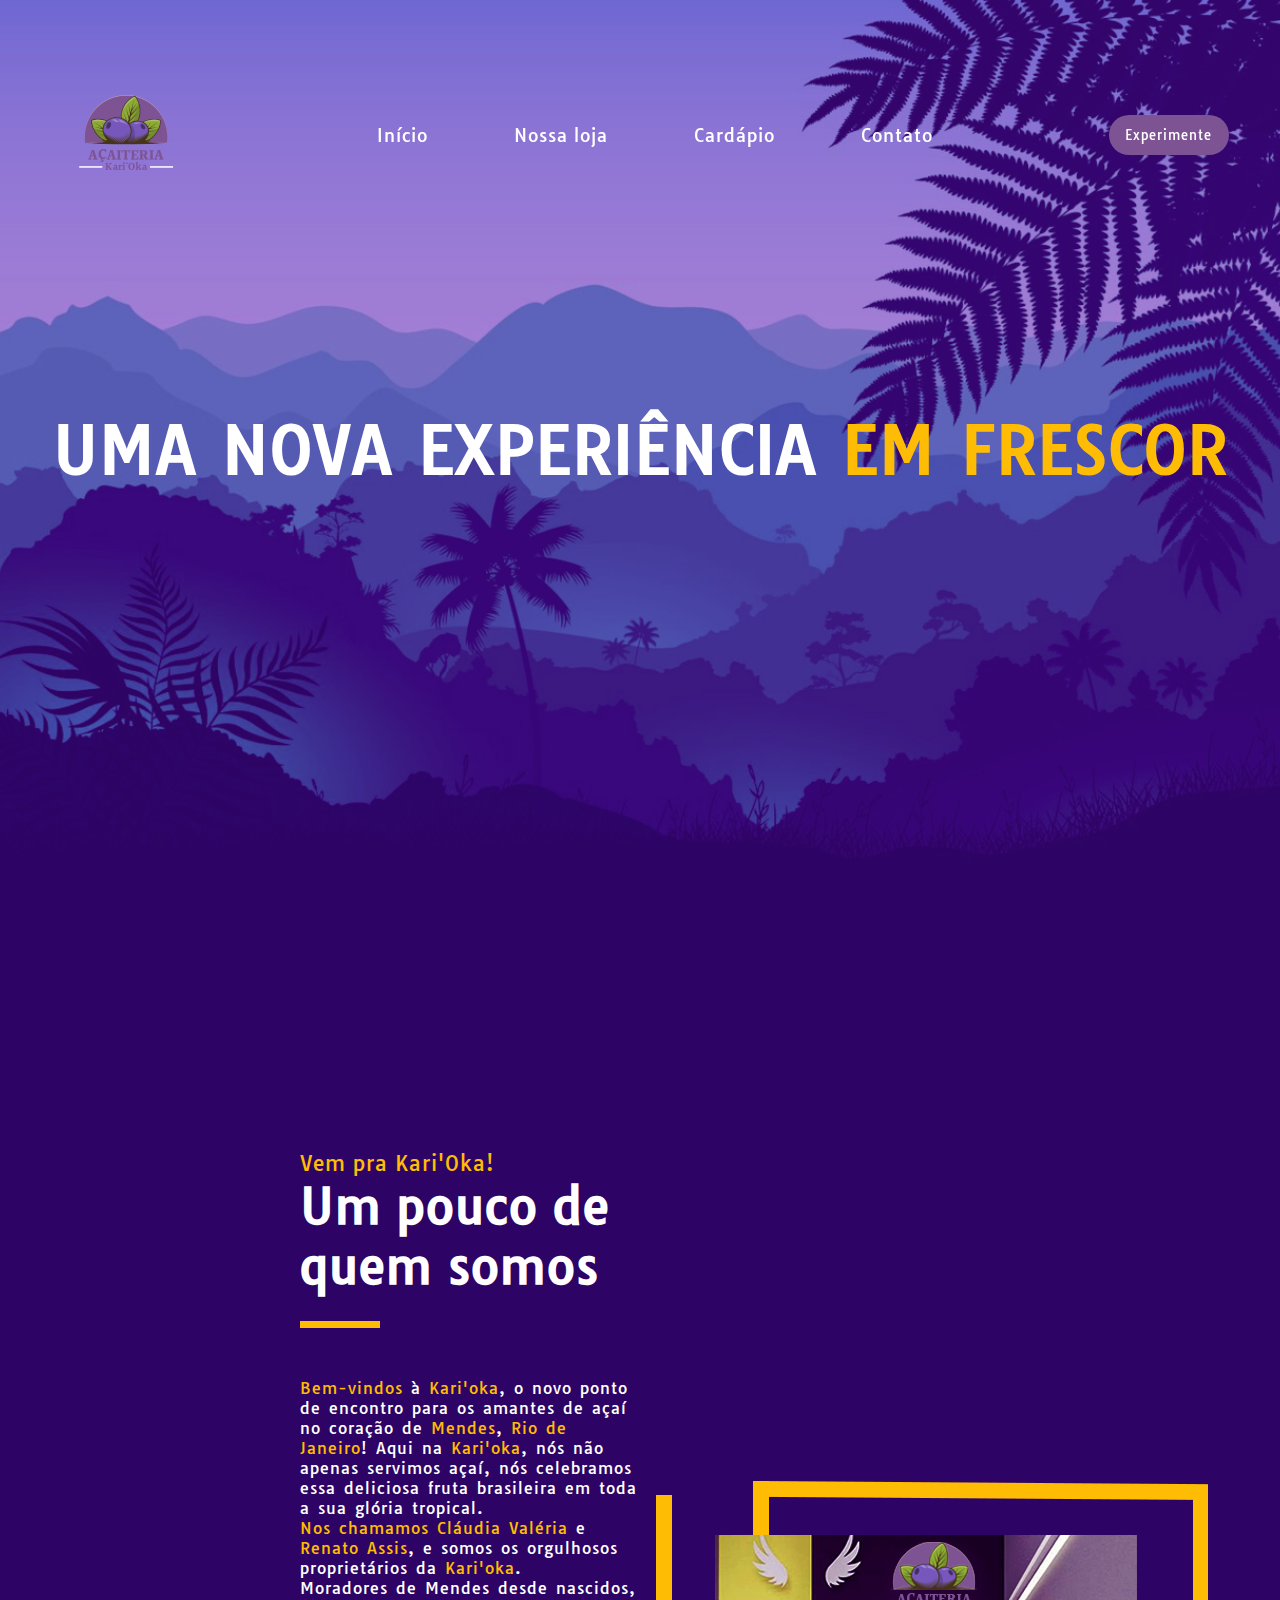
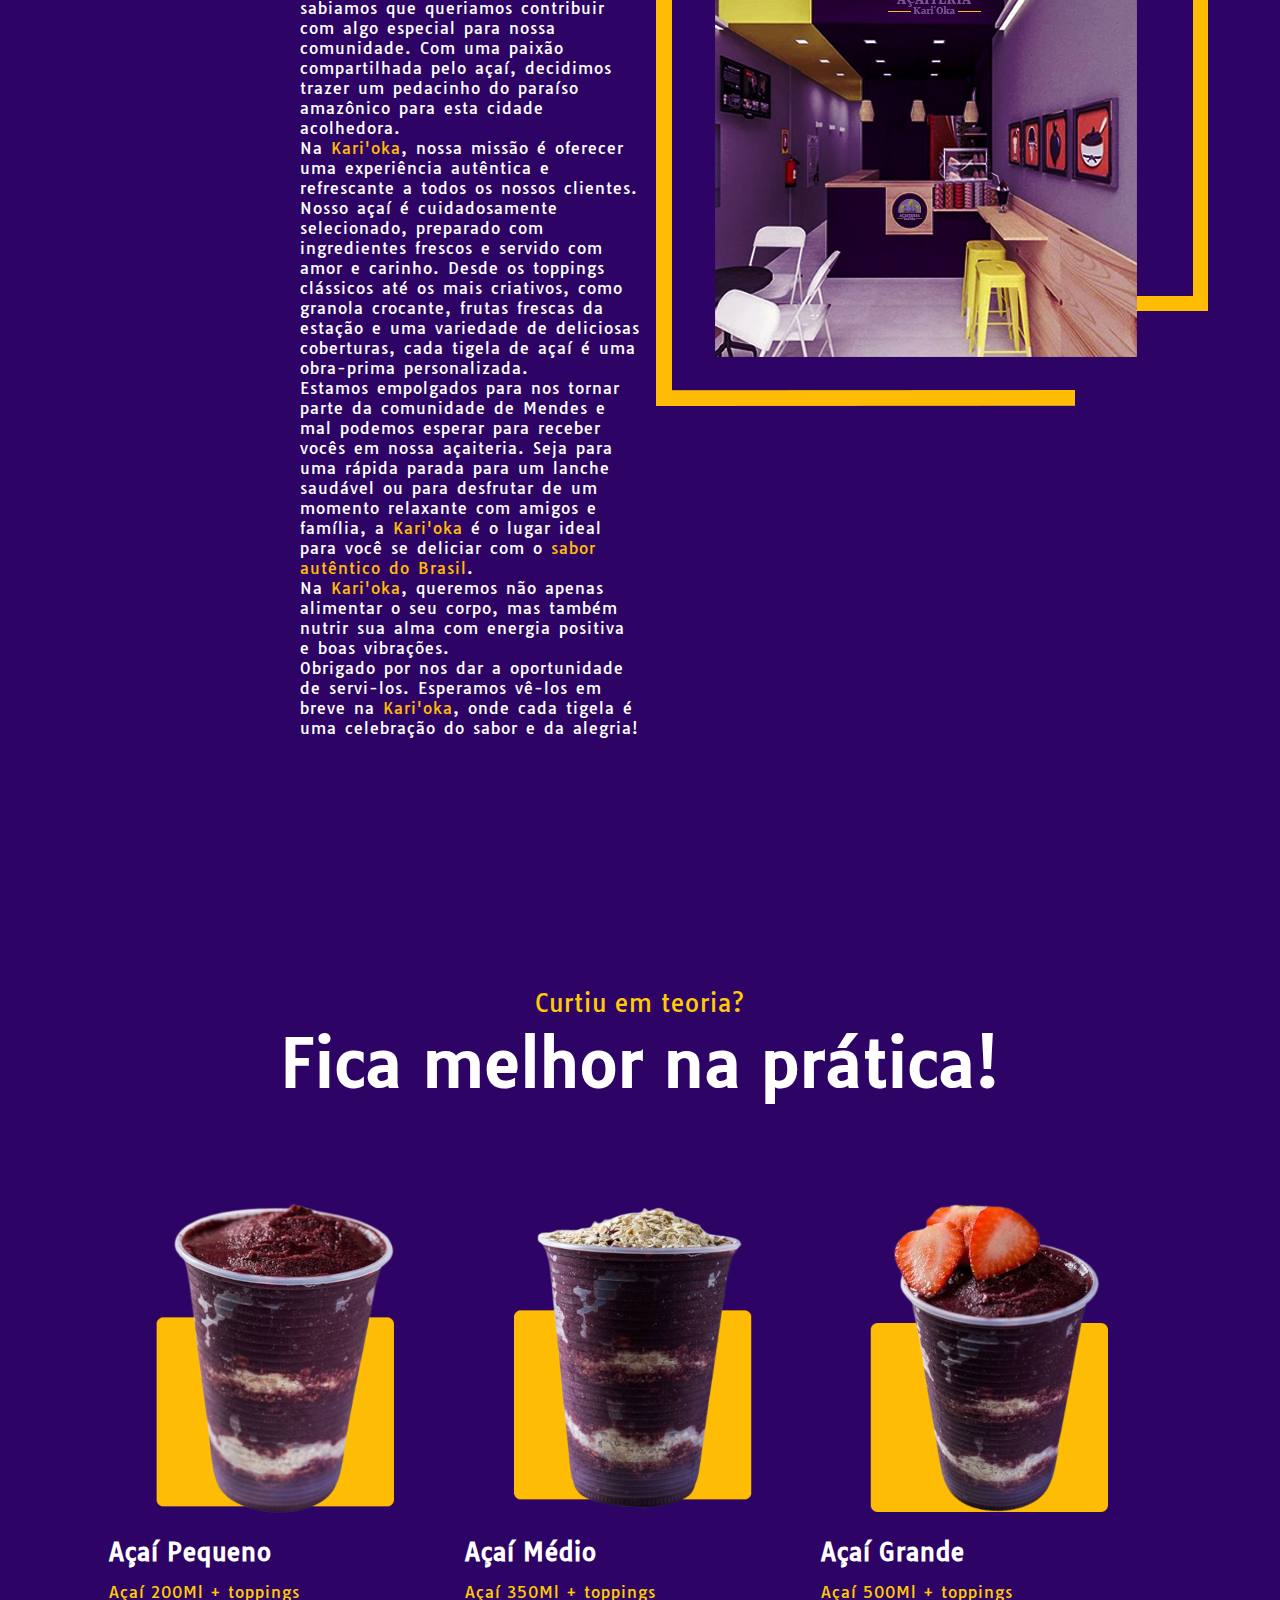
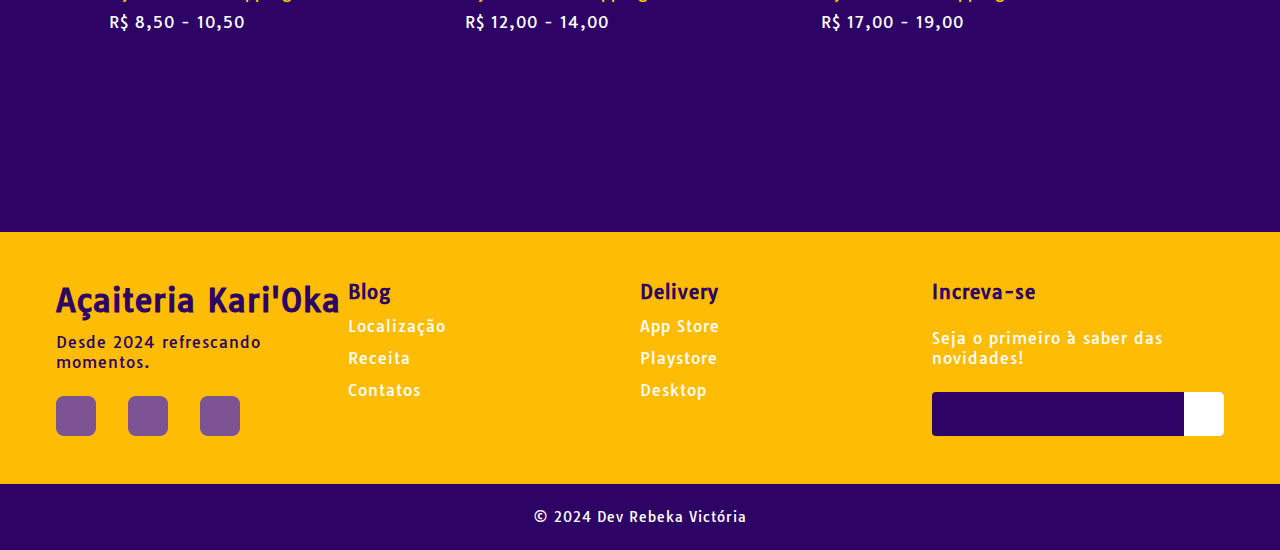
<file: Açaiteria Kari'Oka/index.html>
<!DOCTYPE html>
<html lang="pt-br">
<head>
    <meta charset="UTF-8">
    <meta name="viewport" content="width=device-width, initial-scale=1.0">
    <title>Açaiteria Kari'Oka</title>
    <link rel="shortcut icon" href="Imagens/Favico/favicon.ico" type="image/x-icon">
    <link rel="stylesheet" href="https://cdnjs.cloudflare.com/ajax/libs/font-awesome/6.5.1/css/all.min.css" integrity="sha512-DTOQO9RWCH3ppGqcWaEA1BIZOC6xxalwEsw9c2QQeAIftl+Vegovlnee1c9QX4TctnWMn13TZye+giMm8e2LwA==" crossorigin="anonymous" referrerpolicy="no-referrer" />
    <link rel="preconnect" href="https://fonts.googleapis.com">
    <link rel="preconnect" href="https://fonts.gstatic.com" crossorigin>
    <link href="https://fonts.googleapis.com/css2?family=Tauri&display=swap" rel="stylesheet">
    <link rel="stylesheet" href="Css/style.css">
    <link rel="stylesheet" href="Css/header.css">
    <link rel="stylesheet" href="Css/loja.css">
    <link rel="stylesheet" href="Css/cardapio.css">
    <link rel="stylesheet" href="Css/footer.css">
</head>
<body>
    
    <header id="header">
        <div class="container">
            <div class="flex">

                <img id="logonavbar" src="Imagens/Logo navbar/Açai navbar2.png" alt="">

                <nav>
                    <ul>
                        <li> <a href="#">Início</a></li>
                        <li> <a href="#loja">Nossa loja</a></li>
                        <li> <a href="#cardapio">Cardápio</a></li>
                        <li> <a href="#contato">Contato</a></li>
                    </ul>
                </nav>

                <div class="btn-experimente">
                <a href="#"><button>Experimente</button></a>
                </div>

            </div>

        </div>
    </header>

    <section class="banner">
        <h1>UMA NOVA EXPERIÊNCIA <span>EM FRESCOR</span></h1> 
    </section>

    
        

    <main id="conteudo">

      <section id="loja">
        <div id="nossaloja">
            <div class="tituloloja">
                <p> <span class="lojaspan">Vem pra Kari'Oka!</span></p>
                <h2 class="lojah2">Um pouco de quem somos</h2>
                <hr class="lojahr">
                <p class="lojap"><span>Bem-vindos</span> à <span>Kari'oka</span>, o novo ponto de encontro para os amantes de açaí no coração de <span>Mendes</span>, <span>Rio de Janeiro</span>! Aqui na <span>Kari'oka</span>, nós não apenas servimos açaí, nós celebramos essa deliciosa fruta brasileira em toda a sua glória tropical. <br>

                    <span>Nos chamamos Cláudia Valéria</span> e <span>Renato Assis</span>, e somos os orgulhosos proprietários da <span>Kari'oka</span>. <br> Moradores de Mendes desde nascidos, sabiamos que queriamos contribuir com algo especial para nossa comunidade. Com uma paixão compartilhada pelo açaí, decidimos trazer um pedacinho do paraíso amazônico para esta cidade acolhedora. <br>

                    Na <span>Kari'oka</span>, nossa missão é oferecer uma experiência autêntica e refrescante a todos os nossos clientes. <br>Nosso açaí é cuidadosamente selecionado, preparado com ingredientes frescos e servido com amor e carinho. Desde os toppings clássicos até os mais criativos, como granola crocante, frutas frescas da estação e uma variedade de deliciosas coberturas, cada tigela de açaí é uma obra-prima personalizada. <br>
                
                    Estamos empolgados para nos tornar parte da comunidade de Mendes e mal podemos esperar para receber vocês em nossa açaiteria. Seja para uma rápida parada para um lanche saudável ou para desfrutar de um momento relaxante com amigos e família, a <span>Kari'oka</span> é o lugar ideal para você se deliciar com o <span>sabor autêntico do Brasil</span>.<br>

                    Na <span>Kari'oka</span>, queremos não apenas alimentar o seu corpo, mas também nutrir sua alma com energia positiva e boas vibrações. <br>
                    Obrigado por nos dar a oportunidade de servi-los. Esperamos vê-los em breve na <span>Kari'oka</span>, onde cada tigela é uma celebração do sabor e da alegria!
                </p>
        </div>

        <div id="lojaimg2">
            <img src="Imagens/Loja/karioka350.png" alt="">
        </div>
        
    </div>

        <div id="lojaimg">
            <img src="Imagens/Loja/karioka2.png" alt="">
        </div>

      </section>

      <section id="cardapio">
        <div id="nossocardapio">
            <div class="conteudocardapio">
                <div class="titulocardapio">
                    <span class="cardapiospan">Curtiu em teoria?</span>
                    <h2 class="cardapioh2">Fica melhor na prática!</h2>
                </div>

                <div class="açais">
                    <div class="açai">
                        <img class="cardapioimg" src="Imagens/Açai/açai2350.png" alt="">
                        <h2 class="cardapioh2_2">Açaí Pequeno</h2>
                        <p class="cardapiop">Açaí 200Ml + toppings</p>
                        <p class="preço">R$ 8,50 - 10,50</p>
                    </div>

                    <div class="açai">
                        <img class="cardapioimg" src="Imagens/Açai/açai1350.png" alt="">
                        <h2 class="cardapioh2_2">Açaí Médio</h2>
                        <p class="cardapiop">Açaí 350Ml + toppings</p>
                        <p class="preço">R$ 12,00 - 14,00</p>
                    </div>

                    <div class="açai">
                        <img class="cardapioimg" src="Imagens/Açai/açai3350.png" alt="">
                        <h2 class="cardapioh2_2">Açaí Grande</h2>
                        <p class="cardapiop">Açaí 500Ml + toppings</p>
                        <p class="preço">R$ 17,00 - 19,00</p>
                    </div>

                </div>

            </div>
        </div> 

      </section>
    </main>

    <footer id="contato">
        <div id="footer_content">
            <div id="footer_contacts">
                <h1>Açaiteria Kari'Oka</h1>
                <p>Desde 2024 refrescando momentos.</p>

                <div id="footer_social_media">
                    <a href="#" class="footer-link" id="instagram">
                        <i class="fa-brands fa-instagram"></i>
                    </a>

                    <a href="#" class="footer-link" id="facebook">
                        <i class="fa-brands fa-facebook-f"></i>
                    </a>

                    <a href="#" class="footer-link" id="whatsapp">
                        <i class="fa-brands fa-whatsapp"></i>
                    </a>
                </div>
            </div>

            <ul class="footer-list">
                <li>
                    <h3>Blog</h3>
                </li>

                <li>
                    <a href="#" class="footer-link">Localização</a>
                </li>

                <li>
                    <a href="#" class="footer-link">Receita</a>
                </li>

                <li>
                    <a href="#" class="footer-link">Contatos</a>
                </li>
            </ul>

            <ul class="footer-list">
                <li>
                    <h3>Delivery</h3>
                </li>

                <li>
                    <a href="#" class="footer-link">App Store</a>
                </li>

                <li>
                    <a href="#" class="footer-link">Playstore</a>
                </li>

                <li>
                    <a href="#" class="footer-link">Desktop</a>
                </li>  
            </ul>

            <div id="footer_subscribe">
                <h3>Increva-se</h3>

                <p>
                    Seja o primeiro à saber das novidades!
                </p>

                <div id="input_group">
                    <input type="email" id="email">
                    <button>
                        <i class="fa-regular fa-envelope"></i>
                    </button>
                </div>
            </div>
        </div>

        <div id="footer_copyright">
            &#169
            2024 Dev Rebeka Victória
        </div>

      
    </footer>





    <script src="Js/header.js"></script>
</body>
</html>
</file>
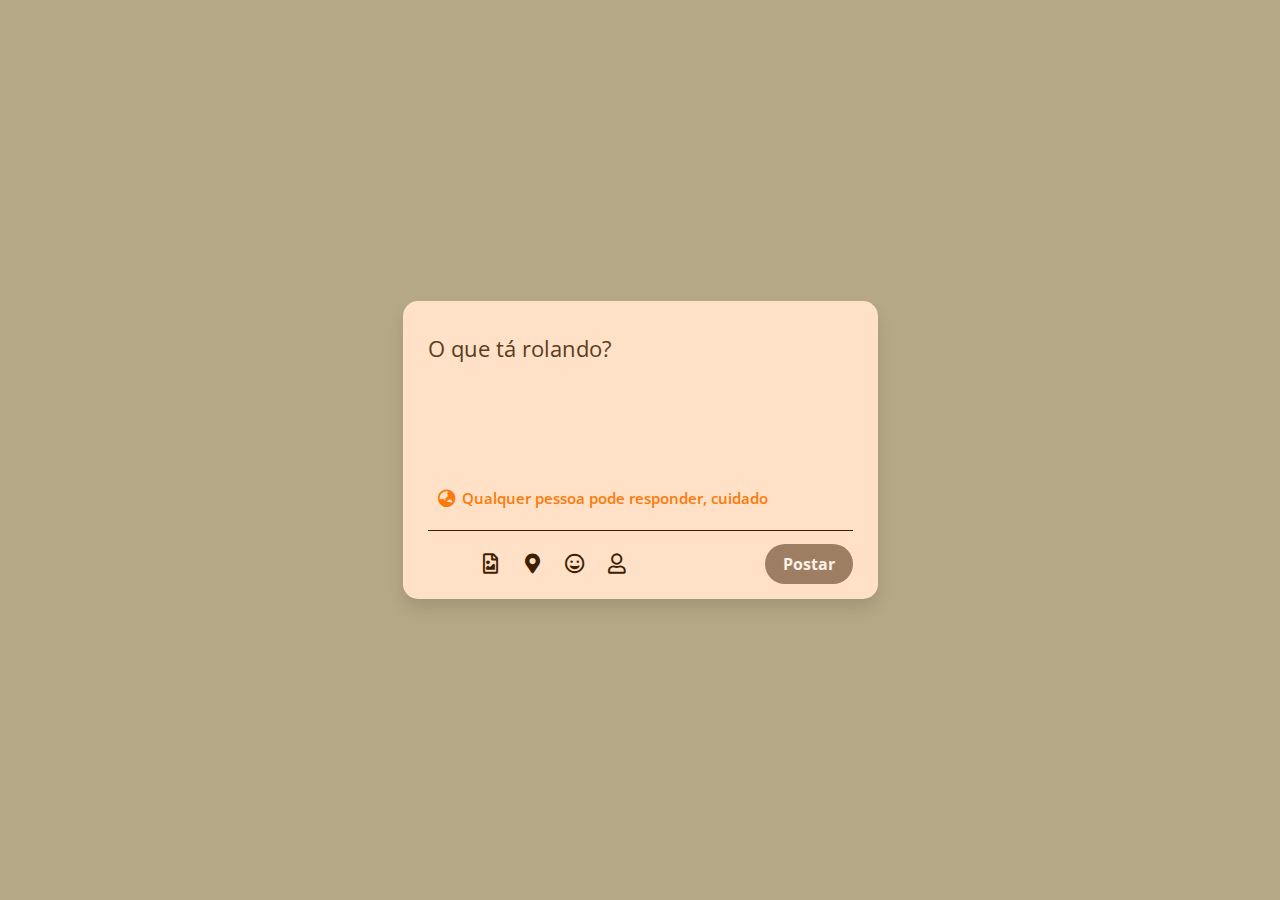
<file: Contador de Caracteres/index.html>
<!DOCTYPE html>
<html lang="pt-br">
<head>
  <meta charset="UTF-8">
  <meta name="viewport" content="width=device-width, initial-scale=1.0">
  <title>Rey's Anti-Social Counter</title>
  <link rel="stylesheet" href="style.css">
  <link rel="stylesheet" href="https://unicons.iconscout.com/release/v3.0.6/css/line.css">
  <link rel="stylesheet" href="https://cdnjs.cloudflare.com/ajax/libs/font-awesome/5.15.3/css/all.min.css"/>
  <link rel="shortcut icon" href="FavIco/FavIco/favicon.ico" type="image/x-icon">
</head>
<body>
  <div class="wrapper">
    <div class="input-box">
      <div class="tweet-area">
        <span class="placeholder">O que tá rolando?</span>
        <div class="input editable" contenteditable="true" spellcheck="false"></div>
        <div class="input readonly" contenteditable="true" spellcheck="false"></div>
      </div>
      <div class="privacy">
        <i class="fas fa-globe-asia"></i>
        <span>Qualquer pessoa pode responder, cuidado</span>
      </div>
    </div>
    <div class="bottom">
      <ul class="icons">
        <li><i class="uil uil-capture"></i></li>
        <li><i class="far fa-file-image"></i></li>
        <li><i class="fas fa-map-marker-alt"></i></li>
        <li><i class="far fa-grin"></i></li>
        <li><i class="far fa-user"></i></li>
      </ul>
      <div class="content">
        <span class="counter">280</span>
        <button>Postar</button>
      </div>
    </div>
  </div>

  <script src="script.js"></script>

</body>
</html>
</file>
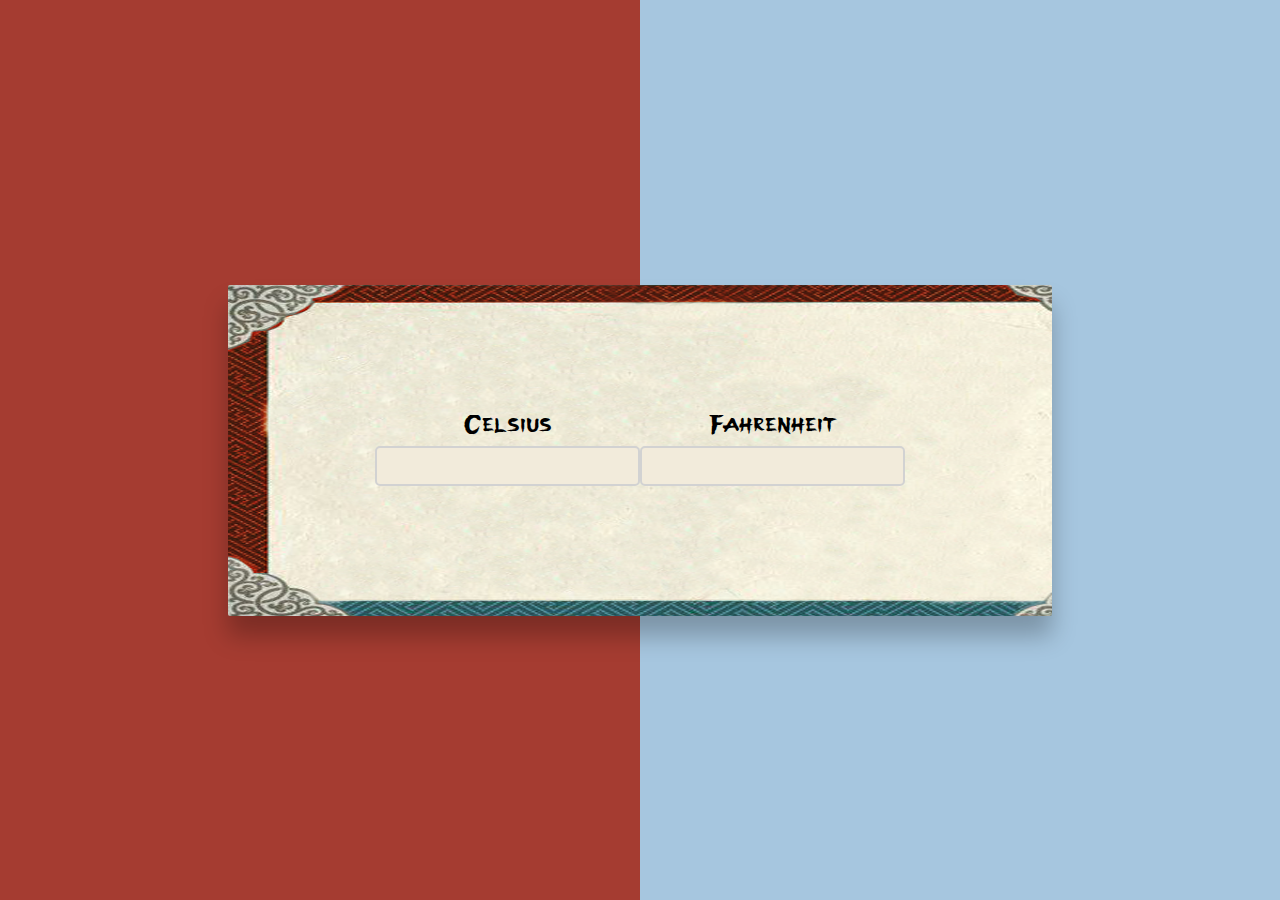
<file: Conversor de Temperatura/index.html>
<!DOCTYPE html>
<html lang="pt-br">
<head>
    <meta charset="UTF-8">
    <meta name="viewport" content="width=device-width, initial-scale=1.0">
    <title>Avatar's Converter</title>
    <link rel="stylesheet" href="Css/styles.css">
    <link rel="shortcut icon" href="Imagens/FavIco/elements.ico" type="image/x-icon">
</head>

<body>

    <div id="zuko">
        <img src="Imagens/Personagens/zukoteste.png" id="imgZuko" alt="">
    </div>

    <div id="conversor">

        <div class="cf">
            <label for="celsius">Celsius</label>
            <input type="number" id="celsius">
        </div>

        <div class="cf">
            <label for="fahrenheit">Fahrenheit</label>
            <input type="number" id="fahrenheit">
        </div>

    </div>

    <div id="katara">
        <img src="Imagens/Personagens/katarateste.png" id="imgKatara" alt="">
    </div>
    


    <script src="Js/script.js"></script>
</body>
</html>
</file>
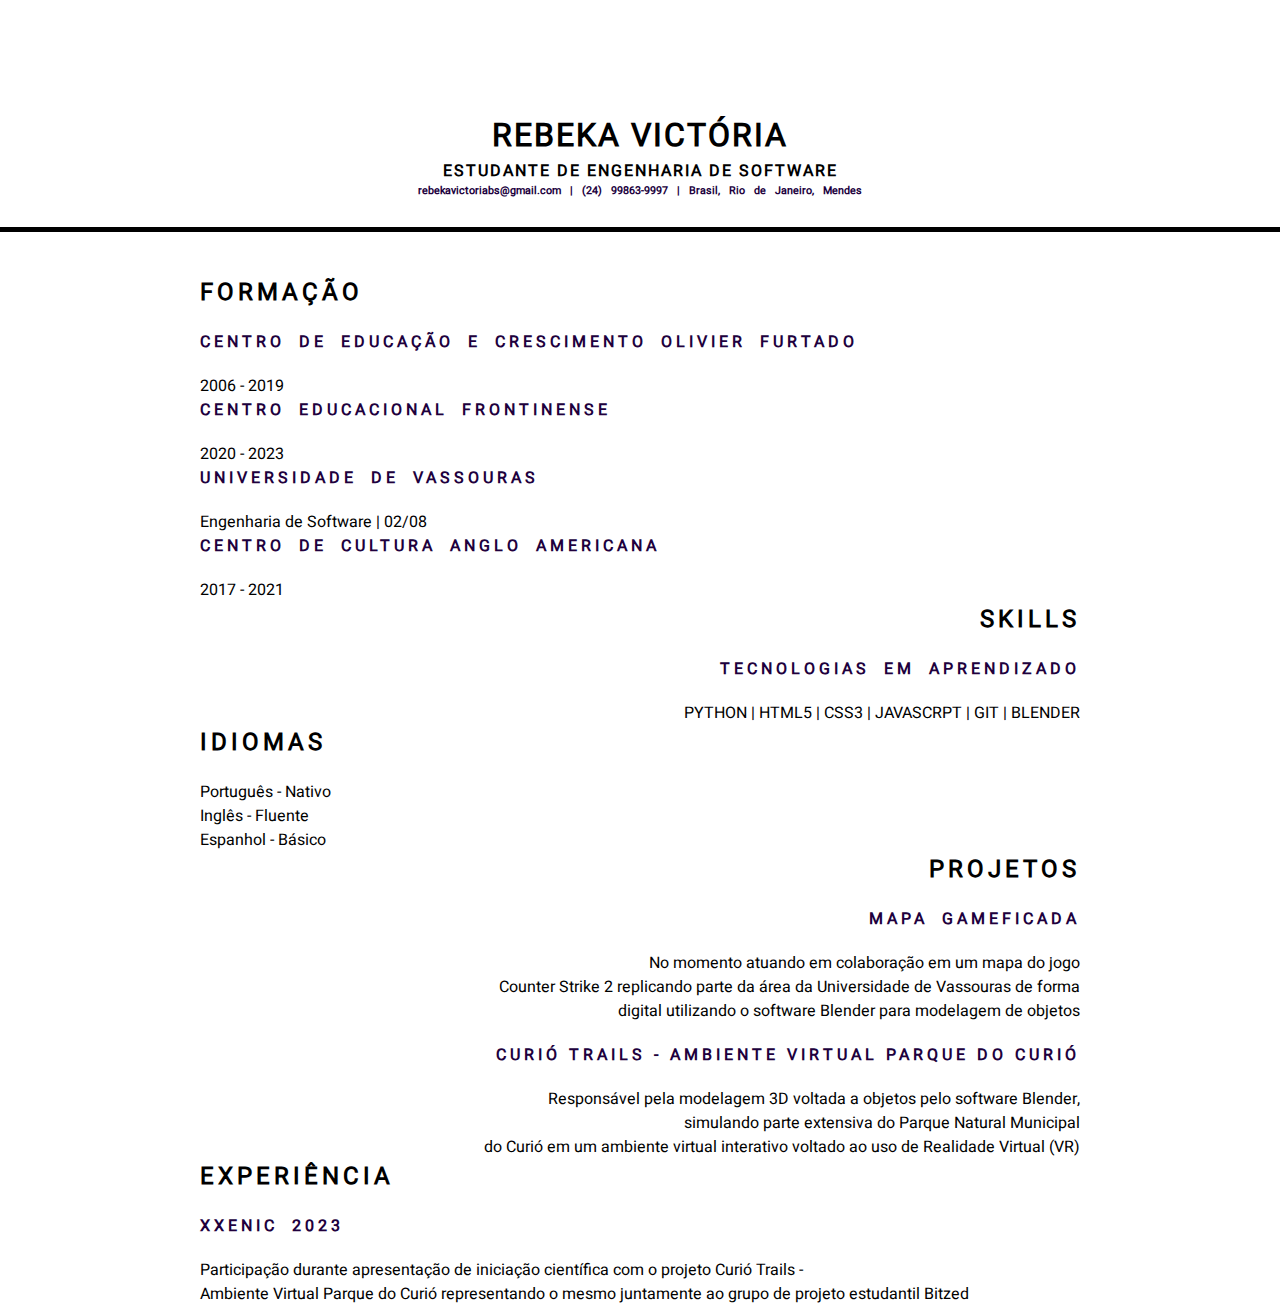
<file: Currículo/index.html>
<!DOCTYPE html>
<html lang="pt-br">
<head>
    <meta charset="UTF-8">
    <meta name="viewport" content="width=device-width, initial-scale=1.0">
    <title>Curriculum Vitae</title>
    <link rel="shortcut icon" href="Imagens/FavIcon/favicon.ico" type="fav icon">
    <link rel="stylesheet" href="style.css">    
</head>

<body>
    <header> 
        <h1>REBEKA VICTÓRIA</h1>
        <h4 class="subtitulo-principal">ESTUDANTE DE ENGENHARIA DE SOFTWARE</h4>    
        <h6>rebekavictoriabs@gmail.com  |  (24) 99863-9997   |   Brasil, Rio de Janeiro, Mendes                   </h6>
    </header>


    <main class="conteudo">
            <div class="imagem-borda">
            <img src="Imagens/Sem Título-6.png" alt="a borda">
            </div>
        <section class="conteudo-principal">
                <div class="conteudo-esquerda"> 
                    <h3 class="esquerda">FORMAÇÃO</h3>
                        <h6 class="subtitulo-esquerda">CENTRO DE EDUCAÇÃO E CRESCIMENTO OLIVIER FURTADO</h6>
                        <p>2006 - 2019</p>   
                        
                        <h6 class="subtitulo-esquerda">CENTRO EDUCACIONAL FRONTINENSE</h6>  
                        <P>2020 - 2023</P>
                        <h6 class="subtitulo-esquerda">UNIVERSIDADE DE VASSOURAS</h6>
                        <P> Engenharia de Software | 02/08</P>  
                        <h6 class="subtitulo-esquerda">CENTRO DE CULTURA ANGLO AMERICANA</h6> 
                        <p>2017 - 2021</p>  
                        <h3 class="direita">SKILLS</h3> 
                        <h6 class="subtitulo-direita">TECNOLOGIAS EM APRENDIZADO</h6>
                        <p class="paragrafo-direita">PYTHON | HTML5 | CSS3 | JAVASCRPT | GIT | BLENDER</p>        
                        <h3 class="esquerda">IDIOMAS</h3>
                         <p> Português - Nativo <br> Inglês - Fluente <br>Espanhol - Básico</p></h6>
                         <h3 class="direita">PROJETOS</h3>
                        <H6 class="subtitulo-direita">MAPA GAMEFICADA</H6>
                        <P class="paragrafo-direita">No momento atuando em colaboração em um
                        mapa do jogo <br> Counter Strike 2 replicando parte
                        da área da Universidade de Vassouras de forma <br>
                        digital utilizando o software Blender para
                        modelagem de objetos</P>
                        <h3 class="subtitulo-direita">CURIÓ TRAILS - AMBIENTE VIRTUAL PARQUE DO CURIÓ</h3>
                        <p class="paragrafo-direita">Responsável pela modelagem 3D voltada a objetos
                        pelo software Blender, <br>simulando parte extensiva do
                        Parque Natural Municipal <br> do Curió em um ambiente
                        virtual interativo voltado ao uso de Realidade Virtual
                        (VR)</p>
                        <h3 class="esquerda">EXPERIÊNCIA</h3>
                        <h6 class="subtitulo-esquerda">XXENIC 2023</h6>
                        <P>Participação durante apresentação de iniciação científica
                            com o projeto Curió Trails - <br>Ambiente Virtual Parque do
                            Curió representando o mesmo juntamente ao grupo de
                            projeto estudantil Bitzed</P>
                        
                        
                        
                        
                </div>    
     </section>
                
                 
    </main>       

</body>
</html>
</file>
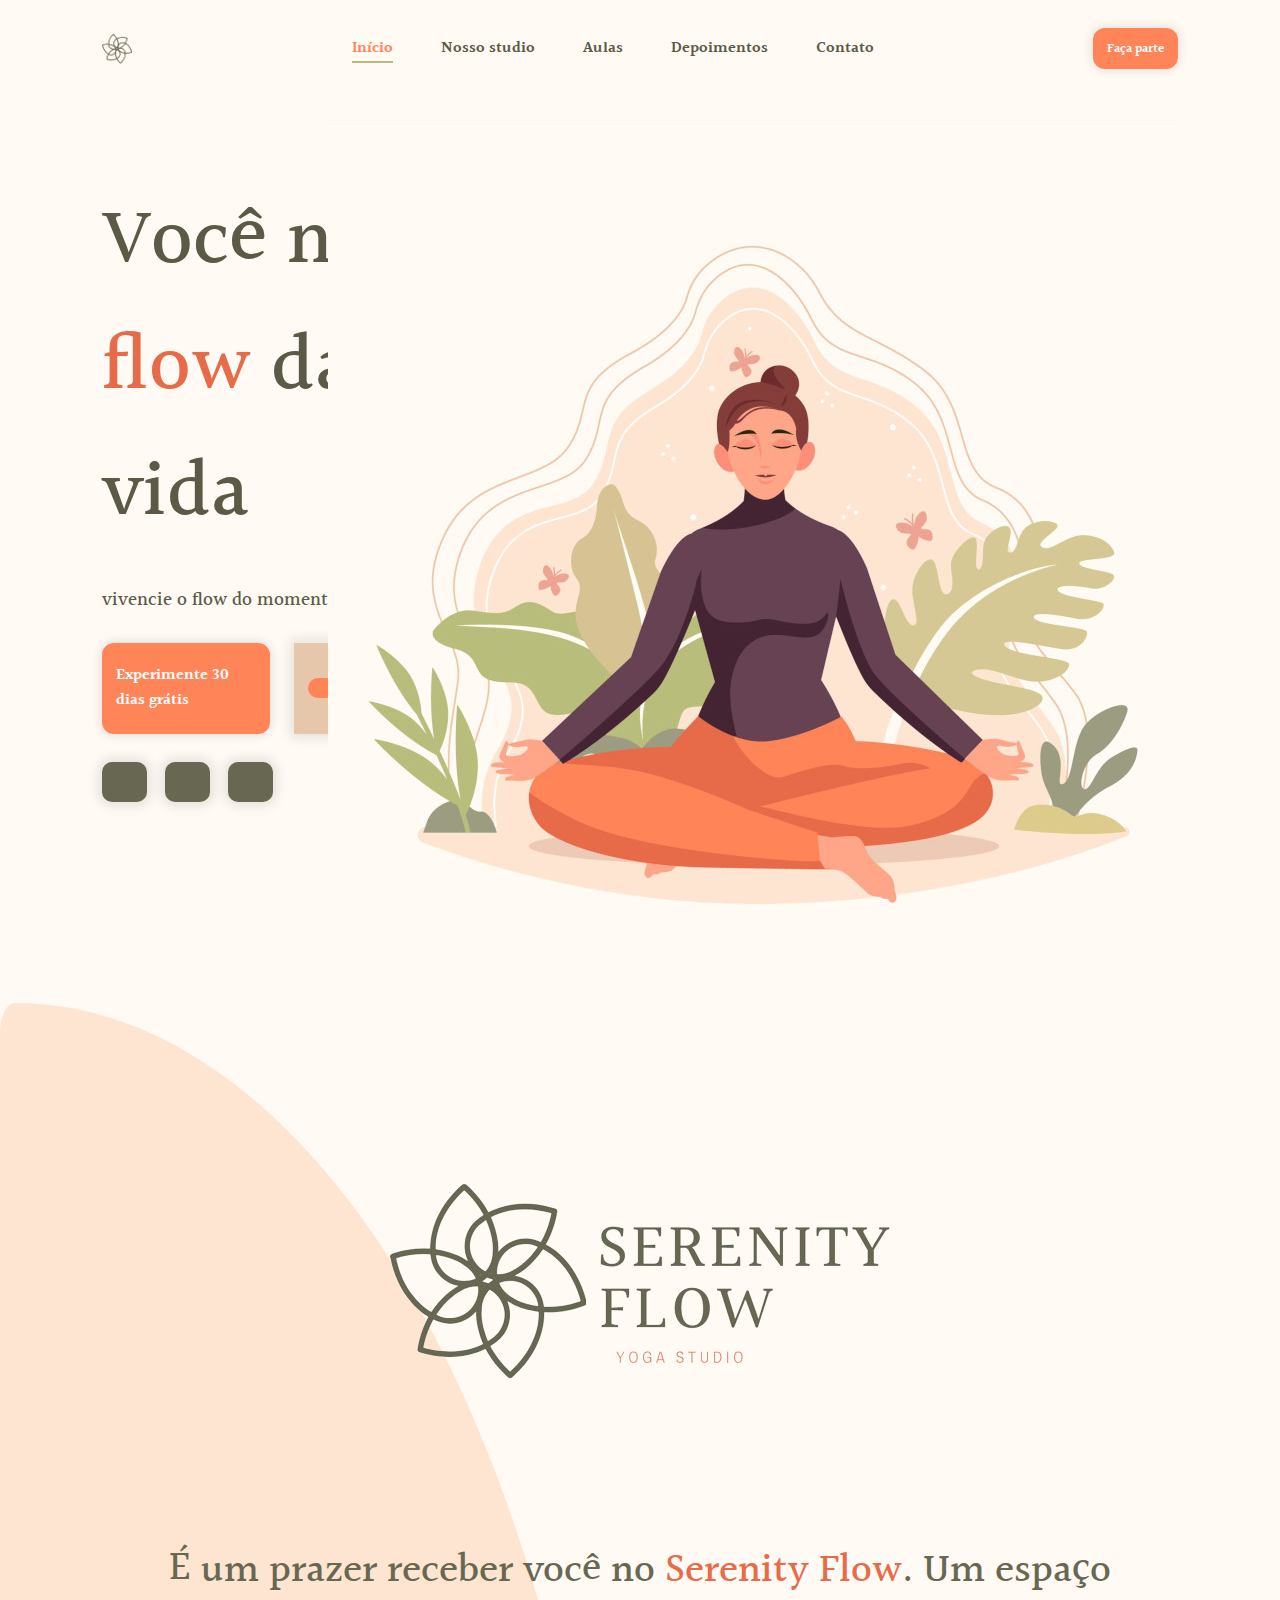
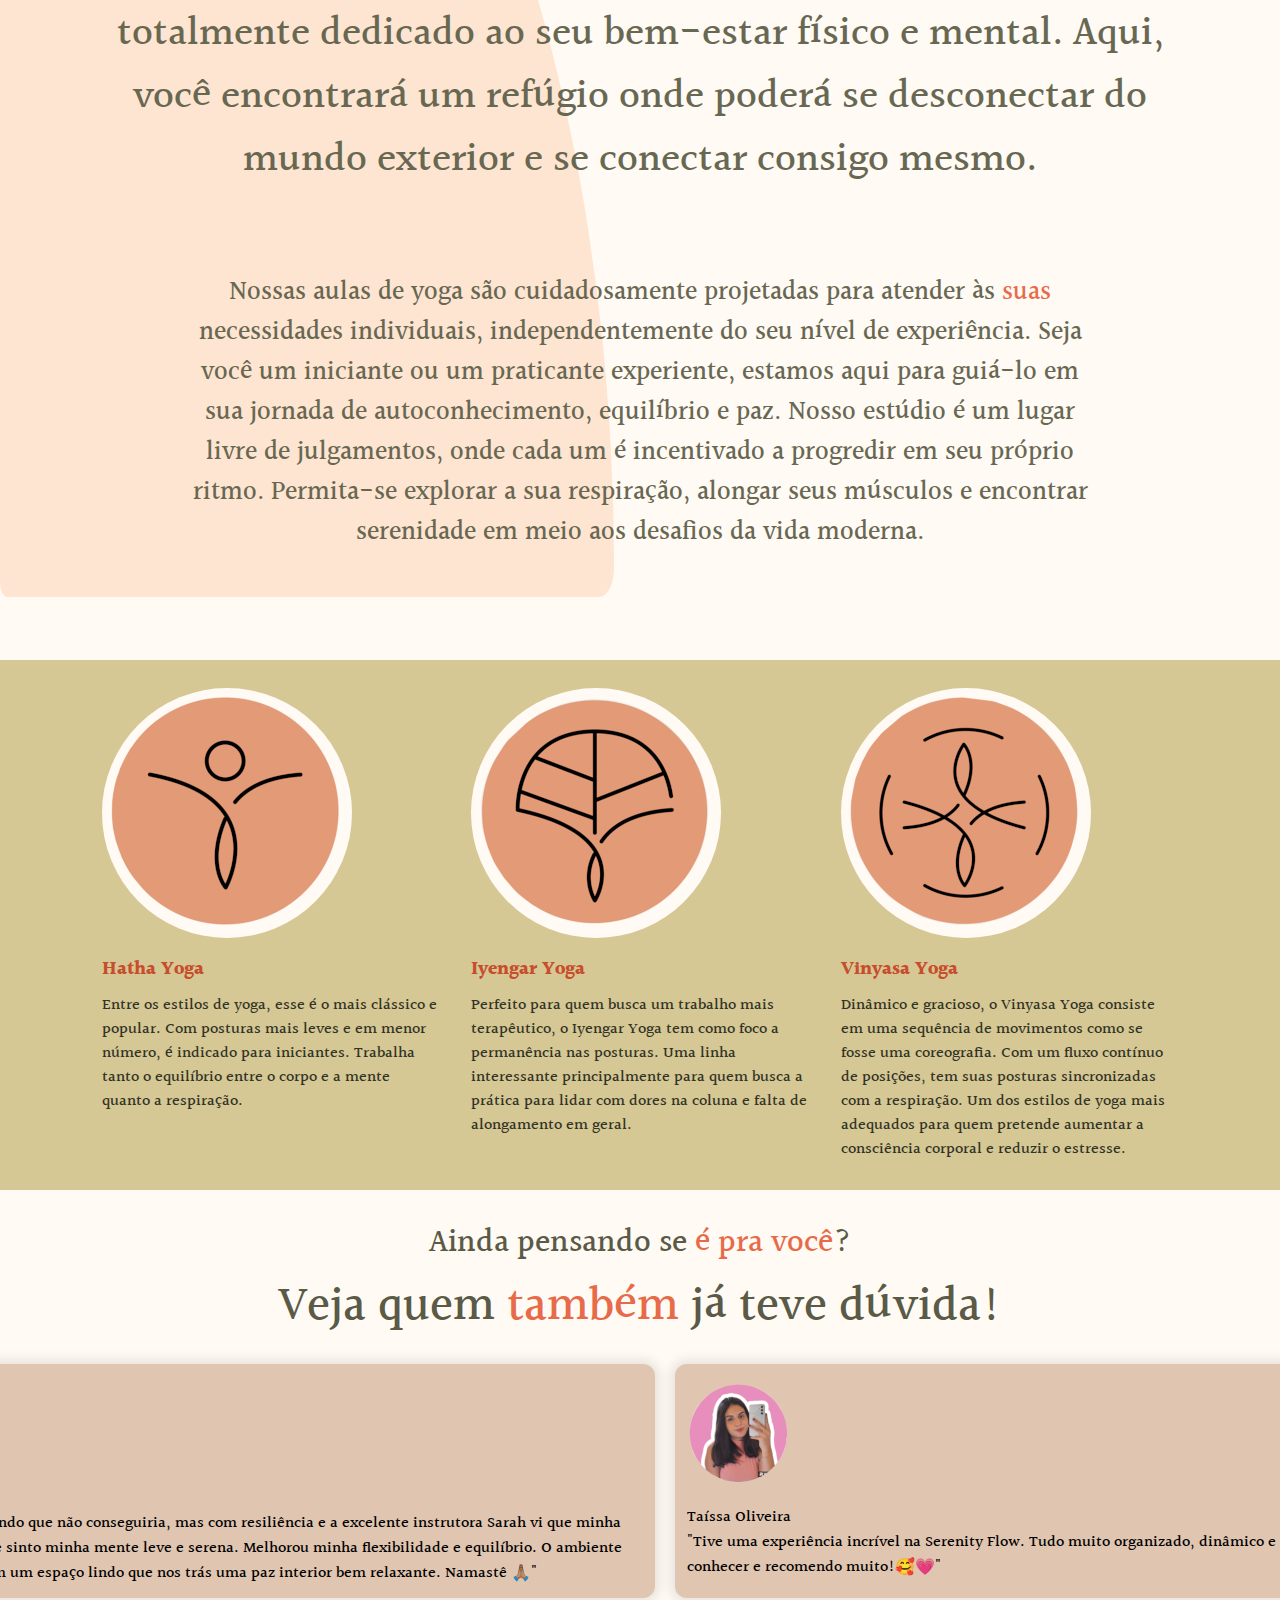
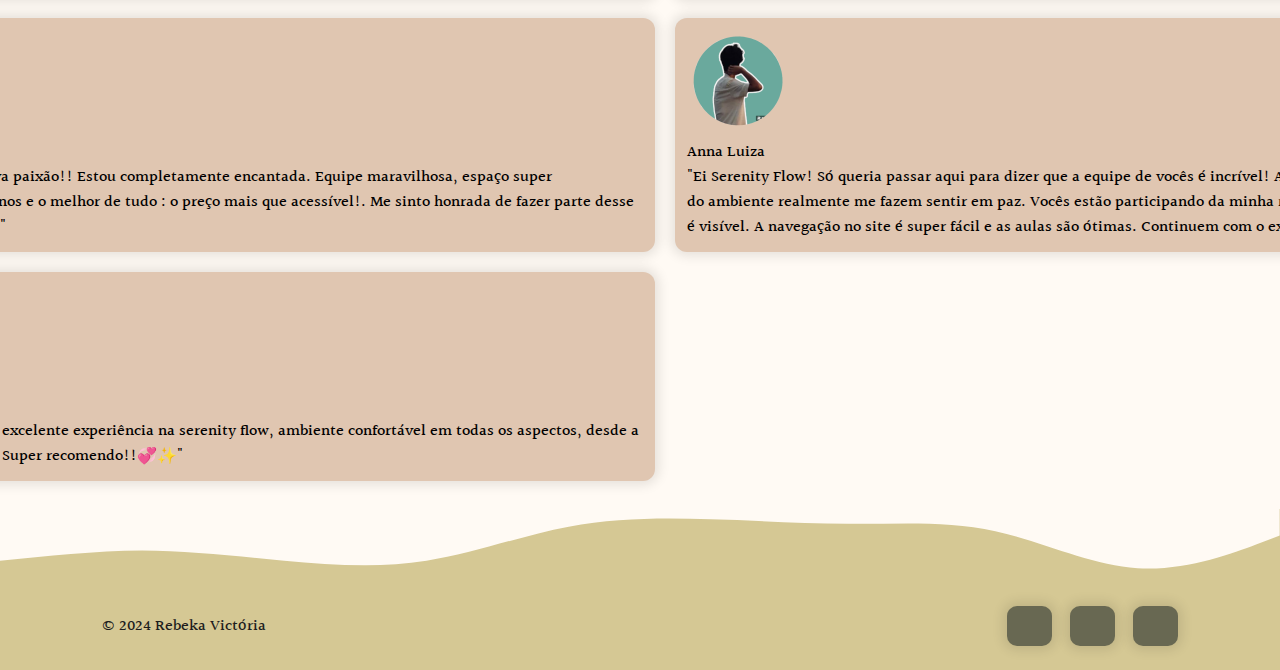
<file: Serenity Flow/index.html>
<!DOCTYPE html>
<html lang="pt-br">
<head>
    <meta charset="UTF-8">
    <meta name="viewport" content="width=device-width, initial-scale=1.0">
    <meta name="description" content="">
    <link rel="stylesheet" href="https://cdnjs.cloudflare.com/ajax/libs/font-awesome/6.5.1/css/all.min.css" integrity="sha512-DTOQO9RWCH3ppGqcWaEA1BIZOC6xxalwEsw9c2QQeAIftl+Vegovlnee1c9QX4TctnWMn13TZye+giMm8e2LwA==" crossorigin="anonymous" referrerpolicy="no-referrer" />
    <script src="https://cdnjs.cloudflare.com/ajax/libs/jquery/3.7.1/jquery.min.js" integrity="sha512-v2CJ7UaYy4JwqLDIrZUI/4hqeoQieOmAZNXBeQyjo21dadnwR+8ZaIJVT8EE2iyI61OV8e6M8PP2/4hpQINQ/g==" crossorigin="anonymous" referrerpolicy="no-referrer"></script>
    <title>Serenity Flow</title>
    <link rel="stylesheet" href="Css/style.css">
    <link rel="stylesheet" href="Css/Header.css"> 
    <link rel="stylesheet" href="Css/Home.css">
    <link rel="stylesheet" href="Css/About.css"> 
    <link rel="stylesheet" href="Css/Classes.css">
    <link rel="stylesheet" href="Css/testimonials.css">
    <link rel="stylesheet" href="Css/footer.css">
    <link rel="shortcut icon" href="Imagens/FavIco/Ícone/Favico/favicon.ico" type="Símbolo Serenity Flow">
    
</head>
<body>
    
    <header>
        <nav id="menu">
            <img id="menu-logo" src="Imagens/Icone navbar/Logo sf.png" alt="Logo navbar">
            <ul id="menu-lista">
                <li class="menu-item active">  
                    <a href="#home">Início</a>
                </li>
                <li class="menu-item">
                    <a href="#us">Nosso studio</a> 
                 </li>
                <li class="menu-item"> 
                    <a href="#classes">Aulas</a>
                </li>
                <li class="menu-item"> 
                    <a href="#testimonials">Depoimentos</a>
                </li>
                <li class="menu-item"> 
                    <a href="#contacts">Contato</a>
                </li>
            </ul>

            <button class="btn-default">
                Faça parte            
            </button>

            <button id="mobile-btn">
                <i class="fa-solid fa-bars"></i>
            </button>
        </nav>
    
        <div id="mobile-menu">
            <ul id="mobile-lista">
                <li class="menu-item">  
                    <a href="#home">Início</a>
                </li>
                <li class="menu-item">
                    <a href="#us">Quem somos</a> 
                 </li>
                <li class="menu-item"> 
                    <a href="#classes">Aulas</a>
                </li>
                <li class="menu-item"> 
                    <a href="#testimonials">Depoimentos</a>
                </li>
                <li class="menu-item"> 
                    <a href="#contacts">Contato</a>
                </li>
            </ul>

                <button class="btn-default">
                    Faça parte             
                </button>    
        </nav>
        </div>

        
    </header>
    <main id="content">
        
        <section id="home">
            <div id="cta">
                <h1 class="tittle">
                    Você no <span>flow</span> da vida
                    
                </h1>

                <p class="description">
                    vivencie o flow do momento 
                </p>

                <div id="cta-buttons">
                    <a href="" class="btn-default">
                        Experimente 30 dias grátis
                    </a>

                    <a href="https://www.youtube.com/watch?v=VlTUgDzUaDk" id="phone-button">
                        <button class="btn-default">
                            <i class="fa-solid fa-phone"></i>
                        </button>
                        (55) 4002-8922
                    </a>
                </div>
                <div class="media-buttons">
                    <a href="">
                        <i class="fa-brands fa-whatsapp"></i>
                    </a>
                    <a href="">
                        <i class="fa-brands fa-instagram"></i>
                    </a>
                    <a href="">
                        <i class="fa-brands fa-facebook"></i>
                    </a>
                </div>
            </div>

            <div id="banner">
                <img src="Imagens/Imagem principal/Meditação850.jpg" alt="moça meditando">
            </div>
        </section>

        <section id="us">
            
            <div id="serenity">
                <img style src="Imagens/Símbolo serenity flow/Serenity Flow800.png" alt="">
            </div>
            
            <h2 class="about-tittle">
                É um prazer receber você no <span id="h2span">Serenity Flow</span>. Um espaço totalmente dedicado ao seu bem-estar físico e mental. Aqui, você encontrará um refúgio onde poderá se desconectar do mundo exterior e se conectar consigo mesmo.
            </h2>
            <h3 class="about-subtittle">
                Nossas aulas de yoga são cuidadosamente projetadas para atender às <span id="h3span">suas</span> necessidades individuais, independentemente do seu nível de experiência. Seja você um iniciante ou um praticante experiente, estamos aqui para guiá-lo em sua jornada de autoconhecimento, equilíbrio e paz. Nosso estúdio é um lugar livre de julgamentos, onde cada um é incentivado a progredir em seu próprio ritmo. Permita-se explorar a sua respiração, alongar seus músculos e encontrar serenidade em meio aos desafios da vida moderna.
            </h3>

            <div id="about-shape">

            </div>

        </section>

        <section id="classes">
            <div class="classes">
                <div class="class-card">
                    <span><img src="Imagens/Símbolo aulas/simbolo1250.png" alt=""></span>
                    <h4>Hatha Yoga</h4>
                    <p>Entre os estilos de yoga, esse é o mais clássico e popular. Com posturas mais leves e em menor número, é indicado para iniciantes. Trabalha tanto o equilíbrio entre o corpo e a mente quanto a respiração. </p>
                </div>
                <div class="class-card">
                    <span><img src="Imagens/Símbolo aulas/simbolo2250.png" alt=""></span>
                    <h4>Iyengar Yoga</h4>
                    <p>Perfeito para quem busca um trabalho mais terapêutico, o Iyengar Yoga tem como foco a permanência nas posturas. Uma linha interessante principalmente para quem busca a prática para lidar com dores na coluna e falta de alongamento em geral. </p>
                </div>
                <div class="class-card">
                    <span><img src="Imagens/Símbolo aulas/simbolo3250.png" alt=""></span>
                    <h4>Vinyasa Yoga</h4>
                    <p>Dinâmico e gracioso, o Vinyasa Yoga consiste em uma sequência de movimentos como se fosse uma coreografia. Com um fluxo contínuo de posições, tem suas posturas sincronizadas com a respiração. Um dos estilos de yoga mais adequados para quem pretende aumentar a consciência corporal e reduzir o estresse. </p>
                </div>
            </div>
        </section>

        <section id="testimonials">   
            

            
            <div id="test-content">
                <div id="test-shape">

                </div>
                <h2 class="test-title">
                    Ainda pensando se <span class="testimonialspan">é pra você</span>?
                </h2>

                <h3 class="test-subtitle">
                    Veja quem <span class="testimonialspan">também</span> já teve dúvida!
                </h3>

                <div id="feedbacks">
                    <div class="feedback">                     
                        <img src="Imagens/Amigos/maeee.png" class="amigos" alt="">
                        <div class="feedback-amigos">
                        <div class="feedback-estrelas">
                            <p>Cláudia Valéria
                            <span>
                                <i class="fa-solid fa-star"></i>
                                <i class="fa-solid fa-star"></i>
                                <i class="fa-solid fa-star"></i>
                                <i class="fa-solid fa-star"></i>
                                <i class="fa-solid fa-star"></i>
                            </span>
                            </p>
                            <p>
                            "Há 5 meses fiz a matrícula, achando que não conseguiria, mas com resiliência e a excelente instrutora Sarah vi que minha vida mudou completamente. hoje sinto minha mente leve e serena.
                            Melhorou minha flexibilidade e equilíbrio. 
                            O ambiente das aulas são bem equipados, com um espaço lindo que nos trás uma paz interior bem relaxante. Namastê 🙏🏽"
                                 
                            </p>
                        </div>

                        </div>
                    </div>       
                    <div class="feedback">                     
                        <img src="Imagens/Amigos/taiii100.png" class="amigos" alt="">
                        <div class="feedback-amigos">
                        <div class="feedback-estrelas">
                            <p>Taíssa Oliveira
                            <span>
                                <i class="fa-solid fa-star"></i>
                                <i class="fa-solid fa-star"></i>
                                <i class="fa-solid fa-star"></i>
                                <i class="fa-solid fa-star"></i>
                                <i class="fa-solid fa-star"></i>
                            </span>
                            </p>
                            <p>
                            "Tive uma experiência incrível na Serenity Flow. Tudo muito organizado, dinâmico e acolhedor. Fiquei muito feliz de conhecer e recomendo muito!🥰💗"

                            
                                 
                            </p>
                        </div>

                        </div>
                    </div>      
                    <div class="feedback">                     
                        <img src="Imagens/Amigos/luzzz.png" class="amigos" alt="">
                        <div class="feedback-amigos">
                        <div class="feedback-estrelas">
                            <p>Anna Clara Luz
                            <span>
                                <i class="fa-solid fa-star"></i>
                                <i class="fa-solid fa-star"></i>
                                <i class="fa-solid fa-star"></i>
                                <i class="fa-solid fa-star"></i>
                                
                            </span>
                            </p>
                            <p>
                                "Serenity flow , a minha mais nova paixão!! Estou completamente encantada.
                                Equipe maravilhosa, espaço super confortável,equipamentos modernos e o melhor de tudo : o preço mais que acessível!.
                                Me sinto honrada de fazer parte desse lugar. Recomendo pra todos!! 💖"                              
                                    
                            </p>
                        </div>

                        </div>
                    </div>      
                    <div class="feedback">                     
                        <img src="Imagens/Amigos/luizaaa.png" class="amigos" alt="">
                        <div class="feedback-amigos">
                        <div class="feedback-estrelas">
                            <p>Anna Luiza
                            <span>
                                <i class="fa-solid fa-star"></i>
                                <i class="fa-solid fa-star"></i>
                                <i class="fa-solid fa-star"></i>
                                <i class="fa-solid fa-star"></i>
                                <i class="fa-solid fa-star"></i>
                            </span>
                            </p>
                            <p>
                                "Ei Serenity Flow! Só queria passar aqui para dizer que a equipe de vocês é incrível! A vibe tranquila e as cores suaves do ambiente realmente me fazem sentir em paz. Vocês estão participando da minha rotina há 3 meses e a mudança já é visível. A navegação no site é super fácil e as aulas são ótimas. Continuem com o excelente trabalho! 💗"                              
                            </p>
                        </div>

                        </div>
                    </div>      
                    <div class="feedback">                     
                        <img src="Imagens/Amigos/deiaaa.png" class="amigos" alt="">
                        <div class="feedback-amigos">
                        <div class="feedback-estrelas">
                            <p>Andréia Vital
                            <span>
                                <i class="fa-solid fa-star"></i>
                                <i class="fa-solid fa-star"></i>
                                <i class="fa-solid fa-star"></i>
                                
                            </span>
                            </p>
                            <p>
                                "Passando para registrar a minha excelente experiência na serenity flow, ambiente confortável em todas os aspectos, desde a iluminação até os equipamentos. Super recomendo!!💞✨"                                
                            </p>
                        </div>

                        </div>
                    </div>                   
                </div>



            </div>
        </section>
    </main>
        <footer id="contacts">
            <img src="Imagens/Imagem principal/wave(6).svg" alt="">
            <div id="footer-items">
                <span id="copyright">
                    &copy 2024 Rebeka Victória
                </span>
            <div class="media-buttons">
                 <a href="">
                 <i class="fa-brands fa-whatsapp"></i>
                </a>
                <a href="">
                <i class="fa-brands fa-instagram"></i>
                </a>
                <a href="">
                <i class="fa-brands fa-facebook"></i>
                </a>
            </div>
            </div>
        </footer>
    <script src="Js/script.js"></script>
    
    <main>

    </main>

    <footer>

    </footer>

</body>
</html>
</file>
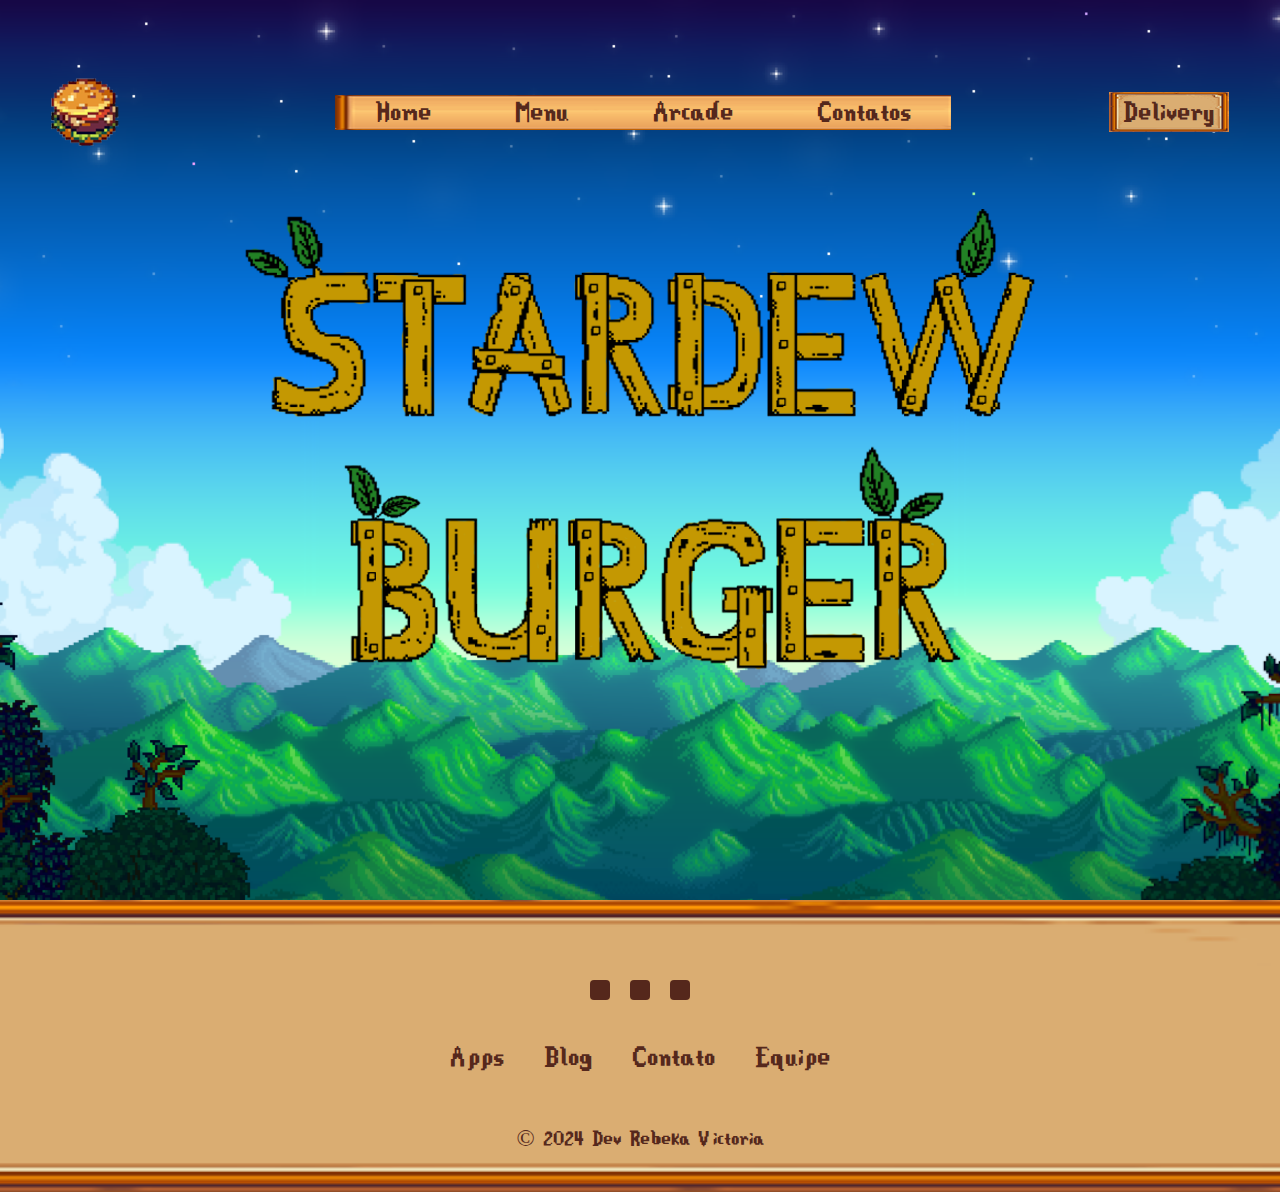
<file: Stardew Burger/index.html>
<!DOCTYPE html>
<html lang="pt-br">
<head>
    <meta charset="UTF-8">
    <meta name="viewport" content="width=device-width, initial-scale=1.0">
    <link rel="stylesheet" href="Css/style.css">
    <link rel="stylesheet" href="Css/home.css">
    <link rel="stylesheet" href="Css/navbar.css">
    <link rel="stylesheet" href="Css/footer.css">
    <link rel="stylesheet" href="https://cdnjs.cloudflare.com/ajax/libs/font-awesome/6.5.2/css/all.min.css" integrity="sha512-SnH5WK+bZxgPHs44uWIX+LLJAJ9/2PkPKZ5QiAj6Ta86w+fsb2TkcmfRyVX3pBnMFcV7oQPJkl9QevSCWr3W6A==" crossorigin="anonymous" referrerpolicy="no-referrer" />
    <link rel="shortcut icon" href="Css/Favico/Chicken Ico/favicon.ico" type="image/x-icon">
    <title>Stardew Burger</title>
</head>
<body>

    <header>
        <div class="container">

            <div class="flex">
                

               <a href="" id="navlogo"> <img src="Css/burger1.png" alt=""></a>


                <nav>
                    <ul>
                        <li><a href="#home">Home</a></li>
                        <li><a href="menu.html">Menu</a></li>
                        <li><a href="#arcade">Arcade</a></li>
                        <li><a href="#contatos">Contatos</a></li>
                    </ul>
                </nav>

                <div class="btn-contato">
                    <a href=""><button>Delivery</button></a>
                </div>
            </div>

        </div>

    </header>

    <main> 

        <section id="home">
            <div class="logo">
                <img src="Css/Stardew Burger.png" class="stardew" alt="">
            </div>
        </section>

    </main>


    <footer id="contatos">
        <div class="footer">
            <div class="socialicons">
                <a href=""><i class="fa-brands fa-facebook"></i></a>
                <a href=""><i class="fa-brands fa-instagram"></i></a>
                <a href=""><i class="fa-brands fa-whatsapp"></i></a>
            </div>
            <div class="footernav">
                <ul>
                    <li><a href="">Apps</a></li>
                    <li><a href="">Blog</a></li>
                    <li><a href="">Contato</a></li>
                    <li><a href="">Equipe</a></li>
                </ul>
            </div>
            
            <div class="footerbottom">
                <p>&copy; 2024 Dev Rebeka Victoria</p>
            </div>
            
        </div>
        
    </footer>








</body>
</html>
</file>
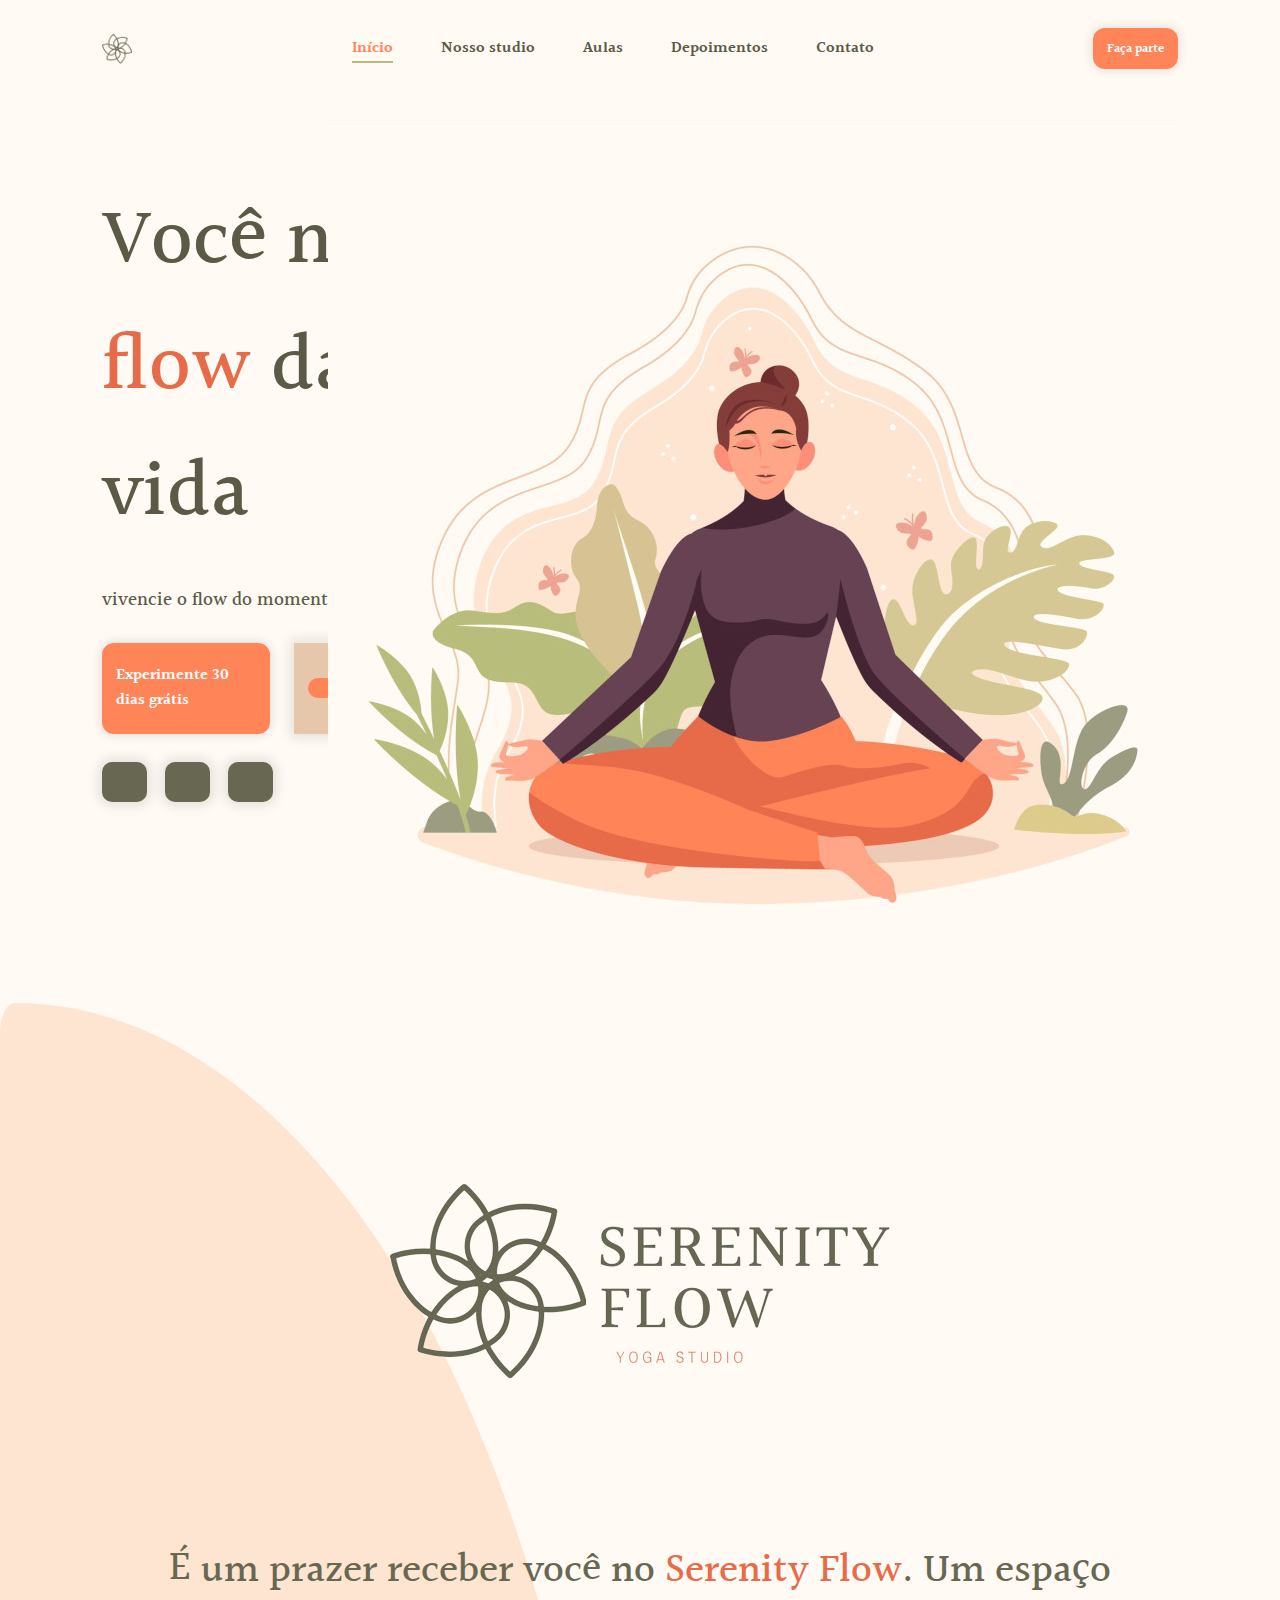
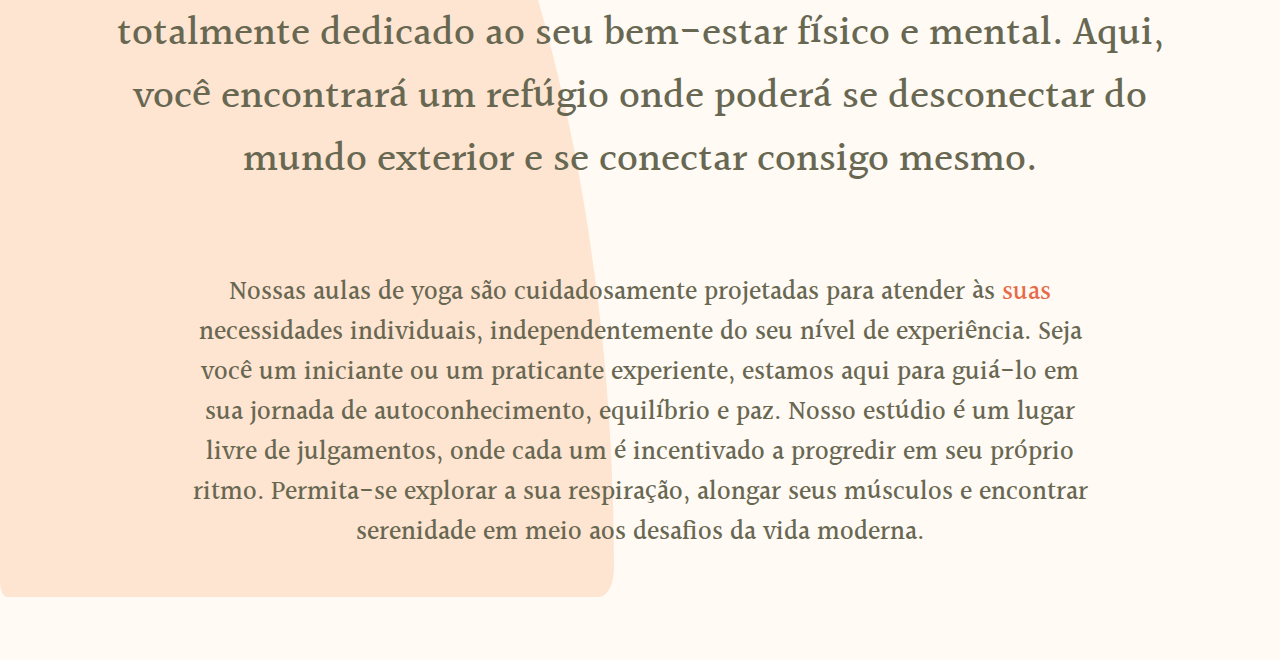
<file: Landing Page/Serenity Flow/Index.html>
<!DOCTYPE html>
<html lang="pt-br">
<head>
    <meta charset="UTF-8">
    <meta name="viewport" content="width=device-width, initial-scale=1.0">
    <meta name="description" content="">
    <link rel="stylesheet" href="https://cdnjs.cloudflare.com/ajax/libs/font-awesome/6.5.1/css/all.min.css" integrity="sha512-DTOQO9RWCH3ppGqcWaEA1BIZOC6xxalwEsw9c2QQeAIftl+Vegovlnee1c9QX4TctnWMn13TZye+giMm8e2LwA==" crossorigin="anonymous" referrerpolicy="no-referrer" />
    <script src="https://cdnjs.cloudflare.com/ajax/libs/jquery/3.7.1/jquery.min.js" integrity="sha512-v2CJ7UaYy4JwqLDIrZUI/4hqeoQieOmAZNXBeQyjo21dadnwR+8ZaIJVT8EE2iyI61OV8e6M8PP2/4hpQINQ/g==" crossorigin="anonymous" referrerpolicy="no-referrer"></script>
    <title>Serenity Flow</title>
    <link rel="stylesheet" href="Css/style.css">
    <link rel="stylesheet" href="Css/Header.css"> 
    <link rel="stylesheet" href="Css/Home.css">
    <link rel="stylesheet" href="Css/About.css"> 
    <link rel="shortcut icon" href="Imagens/FavIco/Ícone/Favico/favicon.ico" type="Símbolo Serenity Flow">
    
</head>
<body>
    
    <header>
        <nav id="menu">
            <img id="menu-logo" src="Imagens/Icone navbar/Logo sf.png" alt="Logo navbar">
            <ul id="menu-lista">
                <li class="menu-item active">  
                    <a href="#home">Início</a>
                </li>
                <li class="menu-item">
                    <a href="#us">Nosso studio</a> 
                 </li>
                <li class="menu-item"> 
                    <a href="#classes">Aulas</a>
                </li>
                <li class="menu-item"> 
                    <a href="#testimonials">Depoimentos</a>
                </li>
                <li class="menu-item"> 
                    <a href="#contacts">Contato</a>
                </li>
            </ul>

            <button class="btn-default">
                Faça parte            
            </button>

            <button id="mobile-btn">
                <i class="fa-solid fa-bars"></i>
            </button>
        </nav>
    
        <div id="mobile-menu">
            <ul id="mobile-lista">
                <li class="menu-item">  
                    <a href="#home">Início</a>
                </li>
                <li class="menu-item">
                    <a href="#us">Quem somos</a> 
                 </li>
                <li class="menu-item"> 
                    <a href="#classes">Aulas</a>
                </li>
                <li class="menu-item"> 
                    <a href="#testimonials">Depoimentos</a>
                </li>
                <li class="menu-item"> 
                    <a href="#contacts">Contato</a>
                </li>
            </ul>

                <button class="btn-default">
                    Faça parte             
                </button>    
        </nav>
        </div>

        
    </header>
    <main id="content">
        
        <section id="home">
            <div id="cta">
                <h1 class="tittle">
                    Você no <span>flow</span> da vida
                    
                </h1>

                <p class="description">
                    vivencie o flow do momento 
                </p>

                <div id="cta-buttons">
                    <a href="" class="btn-default">
                        Experimente 30 dias grátis
                    </a>

                    <a href="https://www.youtube.com/watch?v=VlTUgDzUaDk" id="phone-button">
                        <button class="btn-default">
                            <i class="fa-solid fa-phone"></i>
                        </button>
                        (55) 4002-8922
                    </a>
                </div>
                <div class="media-buttons">
                    <a href="">
                        <i class="fa-brands fa-whatsapp"></i>
                    </a>
                    <a href="">
                        <i class="fa-brands fa-instagram"></i>
                    </a>
                    <a href="">
                        <i class="fa-brands fa-facebook"></i>
                    </a>
                </div>
            </div>

            <div id="banner">
                <img src="Imagens/Imagem principal/Meditação850.jpg" alt="moça meditando">
            </div>
        </section>

        <section id="us">
            
            <div id="serenity">
                <img style src="Imagens/Símbolo serenity flow/Serenity Flow800.png" alt="">
            </div>
            
            <h2 class="about-tittle">
                É um prazer receber você no <span id="h2span">Serenity Flow</span>. Um espaço totalmente dedicado ao seu bem-estar físico e mental. Aqui, você encontrará um refúgio onde poderá se desconectar do mundo exterior e se conectar consigo mesmo.
            </h2>
            <h3 class="about-subtittle">
                Nossas aulas de yoga são cuidadosamente projetadas para atender às <span id="h3span">suas</span> necessidades individuais, independentemente do seu nível de experiência. Seja você um iniciante ou um praticante experiente, estamos aqui para guiá-lo em sua jornada de autoconhecimento, equilíbrio e paz. Nosso estúdio é um lugar livre de julgamentos, onde cada um é incentivado a progredir em seu próprio ritmo. Permita-se explorar a sua respiração, alongar seus músculos e encontrar serenidade em meio aos desafios da vida moderna.
            </h3>

            <div id="about-shape">

            </div>

        </section>
    </main>
    <script src="Js/script.js"></script>
    
    <main>

    </main>

    <footer>

    </footer>

</body>
</html>
</file>
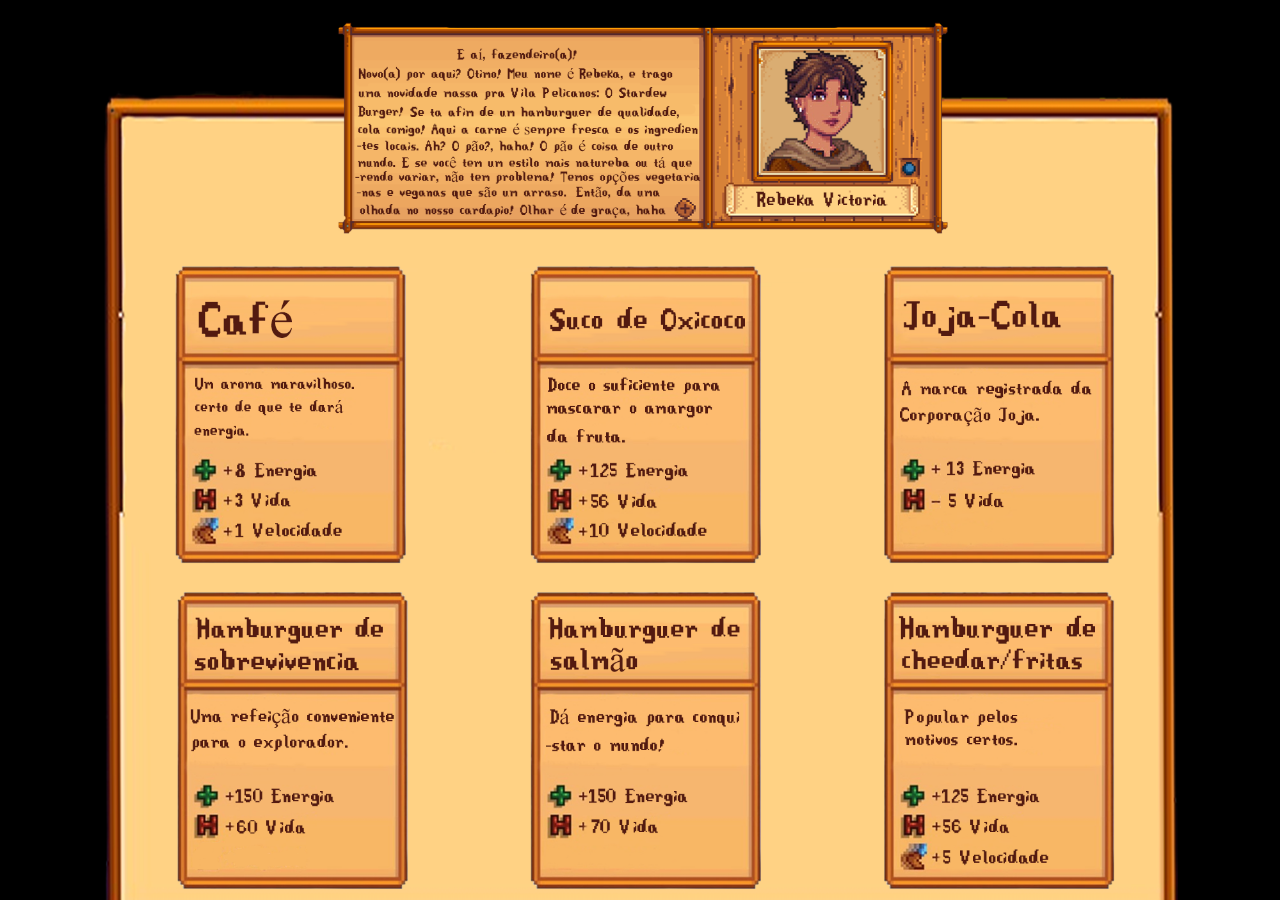
<file: Stardew Burger/menu.html>
<!DOCTYPE html>
<html lang="pt-br">
<head>
    <meta charset="UTF-8">
    <meta name="viewport" content="width=device-width, initial-scale=1.0">
    <title>Stardew Menu</title>
    <link rel="stylesheet" href="Css/menu.css">
    <link rel="shortcut icon" href="Css/Favico/Burger ico/favicon.ico" type="image/x-icon">

</head>
<body>
    
    <section id="menu">
        <div class="menu">
             <img src="Css/Menu/menu8.png" alt="Menu">
        </div>
     </section>

</body>
</html>
</file>
<file: Açaiteria Kari'Oka/Css/style.css>
@font-face {
    font-family: Tauri;
    src: url('https://fonts.googleapis.com/css2?family=Tauri&display=swap');
}

* {
    margin: 0;
    padding: 0;
    box-sizing: border-box;
    font-family: Tauri;
}

html {
    height: 300vh;
    overflow-x: hidden;
    background-color: #2d0465;
}
</file>
<file: Açaiteria Kari'Oka/Css/header.css>
.container {
    max-width: 1280px;
    margin: auto;
}

.flex {
    display: flex;
    align-items: center;
    justify-content: space-between;
}


header {
    width: 100%;
    padding: 60px 4%;
    position: fixed;
    top: 0;
    left: 0;
    transition: 1s;
}

header.rolagem {
    background-color: #ffbc04;
    padding: 2px 4%;
}

header.rolagem a {
    color: #400d63;
    transition: 0.5s;
}

header.rolagem a:hover {
    color: #ffffff;
}

#logonavbar {
    height: auto;
    width: 150px;

}

header ul {
    list-style: none;
}

header ul li {
    display: inline-block;
    margin: 0 40px;
    font-size: 18px;
}

header ul li a {
    color: #ffffff;
    text-decoration: none;
    transition: 0.5s;
    font-weight: 400;
}

header ul li a:hover{
    color: #400d63;
    
}

.btn-experimente button {
    width: 120px;
    height: 40px;
    border: 0;
    background-color: #7d5393;
    color: #ffff;
    cursor: pointer;
    transition: 0.5s;
    border-radius: 5cm;
}

.btn-experimente button:hover {
    color: #ffbc04;
}

.banner {
    height: 100vh;
    background-image: url(paisagem.png);
    background-position: center;
    background-repeat: no-repeat;
    background-size: cover;

    display: flex;
    align-items: center;
    justify-content: center;
}

.banner h1 {
    font-size: 5rem;
    word-spacing: 5px;
    color: #ffffff;
}

.banner h1 span {
    word-spacing: 5px;
    color: #ffbc04;
}

@media (max-width: 1400px) {

    header {
        width: 100%;
        padding: 60px 4%;
        position: fixed;
        top: 0;
        left: 0;
        transition: 1s;
    }
        
    header ul li {
        display: inline-block;
        align-items: center;
        justify-content: center;
        font-size: 18px;
    }

    .banner {
        height: 100vh;
        background-image: url(paisagem.png);
        background-position: center;
        background-repeat: no-repeat;
        background-size: cover;
    
        display: flex;
        align-items: center;
        justify-content: center;
    }
    
    .banner h1 {
        font-size: 4rem;
        word-spacing: 5px;
        color: #ffffff;
        width: 100%;
        text-align: center;
    }
    
    .banner h1 span {
        word-spacing: 5px;
        color: #ffbc04;
        width: 100%;
        text-align: center;
    }

        
}


 @media (max-width: 1150px) {

    header {
        width: 100%;
        padding: 60px 4%;
        position: fixed;
        top: 0;
        left: 0;
        transition: 1s;
    }
        
    header ul li {
        display: inline-block;
        align-items: center;
        justify-content: center;
        font-size: 18px;
    }

    .banner {
        height: 100vh;
        background-image: url(paisagem.png);
        background-position: center;
        background-repeat: no-repeat;
        background-size: cover;
    
        display: flex;
        align-items: center;
        justify-content: center;
    }
    
    .banner h1 {
        font-size: 3.5rem;
        word-spacing: 5px;
        color: #ffffff;
        width: 100%;
        text-align: center;
    }
    
    .banner h1 span {
        word-spacing: 5px;
        color: #ffbc04;
        width: 100%;
        text-align: center;
    }

        
}

@media (max-width: 1000px) {

    header {
        width: 100%;
        padding: 60px 4%;
        position: fixed;
        top: 0;
        left: 0;
        transition: 1s;
    }
        
    header ul li {
        display: flex;
        align-items: center;
        justify-content: center;
        font-size: 20px;
    }

    .banner {
        height: 100vh;
        background-image: url(paisagem.png);
        background-position: center;
        background-repeat: no-repeat;
        background-size: cover;
    
        display: flex;
        align-items: center;
        justify-content: center;
    }
    
    .banner h1 {
        font-size: 3.5rem;
        word-spacing: 5px;
        color: #ffffff;
        width: 100%;
        text-align: center;
    }
    
    .banner h1 span {
        word-spacing: 5px;
        color: #ffbc04;
        width: 100%;
        text-align: center;
    }

        
}

@media (max-width: 700px) {

    header {
        width: 100%;
        padding: 60px 4%;
        position: fixed;
        top: 0;
        left: 0;
        transition: 1s;
    }
        
    header ul li {
        display: flex;
        align-items: center;
        justify-content: center;
        font-size: 18px;
    }

    .banner {
        height: 100vh;
        background-image: url(paisagem.png);
        background-position: center;
        background-repeat: no-repeat;
        background-size: cover;
    
        display: flex;
        align-items: center;
        justify-content: center;
    }
    
    .banner h1 {
        font-size: 3.5rem;
        word-spacing: 5px;
        color: #ffffff;
        width: 100%;
        text-align: center;
    }
    
    .banner h1 span {
        word-spacing: 5px;
        color: #ffbc04;
        width: 100%;
        text-align: center;
    }

    .btn-experimente button {
        width: 80px;
        height: 20px;
        border: 0;
        background-color: #7d5393;
        color: #ffff;
        cursor: pointer;
        transition: 0.5s;
        border-radius: 5cm;
        font-size: 10px;
    }

    #logonavbar {
        height: auto;
        width: 80px;
    }

        
}

@media (max-width: 500px) {


    .banner {
        height: 100vh;
        background-image: url(paisagem.png);
        background-position: center;
        background-repeat: no-repeat;
        background-size: cover;
    
        display: flex;
        align-items: center;
        justify-content: center;
    }
    
    .banner h1 {
        font-size: 3.5rem;
        word-spacing: 5px;
        color: #ffffff;
        width: 100%;
        text-align: center;
    }
    
    .banner h1 span {
        word-spacing: 5px;
        color: #ffbc04;
        width: 100%;
        text-align: center;
    }

    
    header {
        position: fixed;
        width: 100%;
        padding: 80px 4%;
        top: 0;
        left: 0;
        transition: 1s;
    }

    header ul li {
        display: flex;
        align-items: center;
        justify-content: center;
        font-size: 18px;
    }

    #logonavbar {
        height: auto;
        width: 80px;
    }

    .btn-experimente button {
        width: 80px;
        height: 20px;
        border: 0;
        background-color: #7d5393;
        color: #ffff;
        cursor: pointer;
        transition: 0.5s;
        border-radius: 5cm;
        font-size: 10px;
    }

}
</file>
<file: Açaiteria Kari'Oka/Css/loja.css>
#loja {
    display: flex;
    min-height: calc(100vh -154px);
}

#nossaloja {
    width: 50%;
    display: flex;
    flex-direction: column;
    margin-top: 250px;
    gap: 5px;
}

#nossaloja .tituloloja {
    color: #ffff
}

#nossaloja .tituloloja .lojah2 {
    font-size: 3rem;
    margin-left: 300px;
}

#nossaloja .tituloloja .lojaspan {
    color: #ffbc04;
    font-size: 1.3rem;
    margin-left: 300px;
}

#nossaloja .tituloloja .lojap {
    font-size: 1rem;
    word-spacing: 2px;
    color: #ffff;
    text-align: left;
    margin-left: 300px;
}

#nossaloja .tituloloja .lojap span {
    color: #ffbc04;
}


.lojahr {
    
    width: 80px;
    height: 3px;
    color: #ffbc04;
    border: 0px;
    border-top: 7px solid #ffbc04;
    background-color: #ffbc04;
    margin-top: 25px;
    margin-bottom: 50px;
    margin-left: 300px;
}

#lojaimg {
    display: flex;
    align-items: center;
    justify-content: end;
    width: 35%;
    margin-top: 250px;

}

#lojaimg2 {
    display: none;
}

@media (max-width: 1590px) {
    #lojaimg {
        margin-left: 30px;
    }
}

@media (max-width: 1515px) {
    #lojaimg {
        margin-left: 60px;
    }
}

@media (max-width: 1415px) {
   
    #lojaimg {
        margin-left: 60px;
    }
}

@media (max-width: 1400px) {
    #lojaimg {
        margin-left: 120px;
    }

    #nossaloja .tituloloja .lojaspan {
        color: #ffbc04;
        font-size: 1.3rem;
        margin-left: 300px;
        text-align: center;
    }
}


@media (max-width: 1200px) {

    #nossaloja {
        width: 100%;
        display: flex;
        flex-direction: column;
        margin-top: 250px;
        gap: 5px;
    }

    #nossaloja .tituloloja .lojah2 {
        font-size: 3rem;
        margin-left: 72px;
        display: flex;
        align-items: center;
    }

    #nossaloja .tituloloja .lojaspan {
        color: #ffbc04;
        font-size: 1.3rem;
        margin-left: 72px;
    }

    .lojahr {
    
        width: 80px;
        height: 3px;
        color: #ffbc04;
        border: 0px;
        border-top: 7px solid #ffbc04;
        background-color: #ffbc04;
        margin-top: 25px;
        margin-bottom: 50px;
        margin-left: 72px;
    }

    #nossaloja .tituloloja .lojap {
        font-size: 1rem;
        word-spacing: 2px;
        color: #ffff;
        text-align: left;
        margin-left: 15px;
    }

    #lojaimg {
        display: none;
        
    }

    #lojaimg2 {
        display: flex;
        align-items: center;
        margin-left: 400px;
        margin-top: 50px;
        width: 1px;
        height: auto;
        
    }
}


@media (max-width: 1000px) {

}

@media (max-width: 900px) {

    #nossaloja {
        width: 100%;
        display: flex;
        flex-direction: column;
        margin-top: 250px;
        gap: 5px;
    }

    #nossaloja .tituloloja .lojah2 {
        font-size: 3rem;
        margin-left: 72px;
        display: flex;
        align-items: center;
    }

    #nossaloja .tituloloja .lojaspan {
        color: #ffbc04;
        font-size: 1.3rem;
        margin-left: 72px;
    }

    .lojahr {
    
        width: 80px;
        height: 3px;
        color: #ffbc04;
        border: 0px;
        border-top: 7px solid #ffbc04;
        background-color: #ffbc04;
        margin-top: 25px;
        margin-bottom: 50px;
        margin-left: 72px;
    }

    #nossaloja .tituloloja .lojap {
        font-size: 1rem;
        word-spacing: 2px;
        color: #ffff;
        text-align: left;
        margin-left: 15px;
    }

    #lojaimg {
        display: none;
        
    }

    #lojaimg2 {
        display: flex;
        align-items: center;
        margin-left: 250px;
        margin-top: 50px;
        width: 1px;
        height: auto;
        
    }
}


@media (max-width: 700px) {
    #nossaloja {
        width: 100%;
        display: flex;
        flex-direction: column;
        margin-top: 250px;
        gap: 5px;
    }

    #nossaloja .tituloloja .lojah2 {
        font-size: 3rem;
        margin-left: 72px;
        display: flex;
        align-items: center;
    }

    #nossaloja .tituloloja .lojaspan {
        color: #ffbc04;
        font-size: 1.3rem;
        margin-left: 72px;
    }

    .lojahr {
    
        width: 80px;
        height: 3px;
        color: #ffbc04;
        border: 0px;
        border-top: 7px solid #ffbc04;
        background-color: #ffbc04;
        margin-top: 25px;
        margin-bottom: 50px;
        margin-left: 72px;
    }

    #nossaloja .tituloloja .lojap {
        font-size: 1rem;
        word-spacing: 2px;
        color: #ffff;
        text-align: left;
        margin-left: 15px;
    }

    #lojaimg {
        display: none;
        
    }

    #lojaimg2 {
        display: flex;
        align-items: center;
        margin-left: 160px;
        margin-top: 50px;
        width: 1px;
        height: auto;
        
    }

}

@media (max-width: 550px) {
    #nossaloja {
        width: 100%;
        display: flex;
        flex-direction: column;
        margin-top: 250px;
        gap: 5px;
    }

    #nossaloja .tituloloja .lojah2 {
        font-size: 3rem;
        margin-left: 72px;
        display: flex;
        align-items: center;
    }

    #nossaloja .tituloloja .lojaspan {
        color: #ffbc04;
        font-size: 1.3rem;
        margin-left: 72px;
    }

    .lojahr {
    
        width: 80px;
        height: 3px;
        color: #ffbc04;
        border: 0px;
        border-top: 7px solid #ffbc04;
        background-color: #ffbc04;
        margin-top: 25px;
        margin-bottom: 50px;
        margin-left: 72px;
    }

    #nossaloja .tituloloja .lojap {
        font-size: 1rem;
        word-spacing: 2px;
        color: #ffff;
        text-align: left;
        margin-left: 15px;
    }

    #lojaimg {
        display: none;
        
    }

    #lojaimg2 {
        display: flex;
        align-items: center;
        margin-left: 100px;
        margin-top: 50px;
        width: 1px;
        height: auto;
        
    }

}

@media (max-width: 500px) {
   
    #nossaloja {
        width: 100%;
        display: flex;
        flex-direction: column;
        margin-top: 250px;
        gap: 5px;
    }

    #nossaloja .tituloloja .lojah2 {
        font-size: 3rem;
        margin-left: 72px;
        display: flex;
        align-items: center;
    }

    #nossaloja .tituloloja .lojaspan {
        color: #ffbc04;
        font-size: 1.3rem;
        margin-left: 72px;
    }

    .lojahr {
    
        width: 80px;
        height: 3px;
        color: #ffbc04;
        border: 0px;
        border-top: 7px solid #ffbc04;
        background-color: #ffbc04;
        margin-top: 25px;
        margin-bottom: 50px;
        margin-left: 72px;
    }

    #nossaloja .tituloloja .lojap {
        font-size: 1rem;
        word-spacing: 2px;
        color: #ffff;
        text-align: left;
        margin-left: 15px;
    }

    #lojaimg {
        display: none;
        
    }

    #lojaimg2 {
        display: flex;
        align-items: center;
        margin-left: 60px;
        margin-top: 50px;
        width: 1px;
        height: auto;
        
    }

}

@media (max-width: 450px) {
   
    #nossaloja {
        width: 100%;
        display: flex;
        flex-direction: column;
        margin-top: 250px;
        gap: 5px;
    }

    #nossaloja .tituloloja .lojah2 {
        font-size: 3rem;
        margin-left: 60px;
        display: flex;
        align-items: center;
    }

    #nossaloja .tituloloja .lojaspan {
        color: #ffbc04;
        font-size: 1.3rem;
        margin-left: 60px;
    }

    .lojahr {
    
        width: 80px;
        height: 3px;
        color: #ffbc04;
        border: 0px;
        border-top: 7px solid #ffbc04;
        background-color: #ffbc04;
        margin-top: 25px;
        margin-bottom: 50px;
        margin-left: 60px;
    }

    #nossaloja .tituloloja .lojap {
        font-size: 1rem;
        word-spacing: 2px;
        color: #ffff;
        text-align: left;
        margin-left: 15px;
    }

    #lojaimg {
        display: none;
        
    }

    #lojaimg2 {
        display: flex;
        align-items: center;
        margin-left: 33px;
        margin-top: 50px;
        width: 1px;
        height: auto;
        
    }

}

@media (max-width: 375px) {
   
    #nossaloja {
        width: 100%;
        display: flex;
        flex-direction: column;
        margin-top: 250px;
        gap: 5px;
    }

    #nossaloja .tituloloja .lojah2 {
        font-size: 3rem;
        margin-left: 40px;
        display: flex;
        align-items: center;
    }

    #nossaloja .tituloloja .lojaspan {
        color: #ffbc04;
        font-size: 1.3rem;
        margin-left: 40px;
    }

    .lojahr {
    
        width: 80px;
        height: 3px;
        color: #ffbc04;
        border: 0px;
        border-top: 7px solid #ffbc04;
        background-color: #ffbc04;
        margin-top: 25px;
        margin-bottom: 50px;
        margin-left: 40px;
    }

    #nossaloja .tituloloja .lojap {
        font-size: 1rem;
        word-spacing: 2px;
        color: #ffff;
        text-align: left;
        margin-left: 15px;
    }

    #lojaimg {
        display: none;
        
    }

    #lojaimg2 {
        display: flex;
        align-items: center;
        margin-left: 10px;
        margin-top: 50px;
        width: 1px;
        height: auto;
        
    }

}
</file>
<file: Açaiteria Kari'Oka/Css/cardapio.css>
#cardapio {
    display: flex;
    min-height: calc(100vh -154px);
}

#nossocardapio {
    width: 100%;
    display: flex;
    align-items: center;
    justify-content: center;
    margin-top: 250px;
    gap: 5px;
}

#nossocardapio .conteudocardapio .titulocardapio {
    text-align: center;
}

#nossocardapio .conteudocardapio .titulocardapio .cardapiospan {
    font-size: 1.5rem;
    color: #ffcb04;
}

#nossocardapio .conteudocardapio .titulocardapio .cardapioh2 {
    font-size: 4rem;
    color: #fff;
    margin-top: 5px;
    margin-bottom: 80px;
}

#nossocardapio .açais .açai {
    display: inline-block;
}

#nossocardapio .açais .açai .cardapioh2_2 {
    color: #fff;
    margin-bottom: 15px;
    font-size: 1.5rem;
}

#nossocardapio .açais .açai .cardapiop {
    color: #ffcb04;
    margin-bottom: 10px;
}

#nossocardapio .açais .açai .preço {
    color: #fff;
}

@media screen and (max-width: 768px) {
    #nossocardapio .açais .açai {
        display: flex;
        align-items: center;
        justify-content: center;
        flex-direction: column;
        padding: 10px;
      
        
    }
}
</file>
<file: Açaiteria Kari'Oka/Css/footer.css>
* {
    margin: 0;
    padding: 0;
    box-sizing: border-box;
    letter-spacing: 1px;
}

footer {
    margin-top: 200px;
    width: 100%;
    color: #fff;
}

.footer-link {
    text-decoration: none;
}

#footer_content {
    background-color: #ffbc04;
    display: grid;
    grid-template-columns: repeat(4, 1fr);
    padding: 3rem 3.5rem;
    min-height: calc(100vh -154px)
}

#footer_contacts h1 {
    margin-bottom: 0.75rem;
    color: #2d0465;

}

#footer_contacts p {
    color: #2d0465;
}

#footer_social_media {
    display: flex;
    gap: 2rem;
    margin-top: 1.5rem;
}

#footer_social_media .footer-link {
    display: flex;
    align-items: center;
    justify-content: center;
    height: 2.5rem;
    width: 2.5rem;
    color: #ffffff;
    border-radius: 20%;
    transition: 1s;
}

#footer_social_media .footer-link i {
    font-size: 1.25rem;
}

#footer_social_media .footer-link:hover {
    color: #ffbc04;
}

#instagram {
    background-color: #7d5393;
}

#facebook {
    background-color: #7d5393;
}

#whatsapp {
    background-color: #7d5393;
}

.footer-list {
    display: flex;
    flex-direction: column;
    gap: 0.75rem;
    list-style: none;
}

.footer-list h3 {
    color: #2d0465;
}

.footer-list .footer-link {
    color: #fff;
    transition: 1s;
}

.footer-list .footer-link:hover {
    color: #2d0465;
}

#footer_subscribe {
    display: flex;
    flex-direction: column;
    gap: 1.5rem;
}

#footer_subscribe h3 {
    color: #2d0465;
}

#footer_subscribe p {
    color: #fff;
}

#input_group {
    display: flex;
    align-items: center;
    background-color: #2d0465;
    border-radius: 4px;
}

#input_group input {
    all: unset;
    padding: 0.75rem;
    width: 100%;
}

#input_group button {
    background-color: #ffffff;
    border: none;
    color: #2d0465;
    padding: 0px 1.25rem;
    font-size: 1.35rem;
    height: 100%;
    border-radius: 0px 4px 4px 0px;
    cursor: pointer;
    transition: 1s;
}

#input_group button:hover {
    color: #ffbc04;
}

#footer_copyright {
    display: flex;
    justify-content: center;
    font-size: 0.9rem;
    padding: 1.5rem;
    font-weight: 100;
}

@media screen and (max-width: 768px) {
    #footer_content {
        grid-template-columns: repeat(2, 1fr);
        gap: 2rem;
    }
}

@media screen and (max-width: 426px) {
    #footer_content {
        grid-template-columns: repeat(1, 1fr);
        padding: 3rem 2rem;
    }
}
</file>
<file: Contador de Caracteres/style.css>
@import url('https://fonts.googleapis.com/css2?family=Open+Sans:wght@400;600;700&display=swap');
*{
  margin: 0;
  padding: 0;
  box-sizing: border-box;
  font-family: 'Open Sans', sans-serif;
}
body{
  display: flex;
  align-items: center;
  justify-content: center;
  min-height: 100vh;
  background: #b5a886;
}
::selection{
  color: #fff;
  background: #b5a886;
}
.wrapper{
  background: #FEE1C7;
  max-width: 475px;
  width: 100%;
  border-radius: 15px;
  padding: 25px 25px 15px 25px;
  box-shadow: 0px 10px 15px rgba(0,0,0,0.1);
}
.input-box{
  padding-top: 10px;
  border-bottom: 1px solid #401E01;
}
.input-box .tweet-area{
  position: relative;
  min-height: 130px;
  max-height: 170px;
  overflow-y: auto;
}
.tweet-area::-webkit-scrollbar{
  width: 0px;
}
.tweet-area .placeholder{
  position: absolute;
  margin-top: -3px;
  font-size: 22px;
  color: #401E01;
  opacity: 85%;
  pointer-events: none;
}
.tweet-area .input{
  outline: none;
  font-size: 17px;
  min-height: inherit;
  word-wrap: break-word;
  word-break: break-all;
}
.tweet-area .editable{
  position: relative;
  z-index: 5;
}
.tweet-area .readonly{
  position: absolute;
  top: 0;
  left: 0;
  z-index: -1;
  color: transparent;
  background: transparent;
}
.readonly .highlight{
  background: #c29c7c;
}
.input-box .privacy{
  color: #FA7A09;
  margin: 15px 0;
  display: inline-flex;
  align-items: center;
  padding: 7px 10px;
  border-radius: 50px;
  cursor: pointer;
  transition: background 0.2s ease;
}
.privacy:hover{
  background: #FDD0A8;
}

.icons li:hover {
  background: #FA7A09;
}
.privacy i{
  font-size: 18px;
}
.privacy span{
  font-size: 15px;
  font-weight: 600;
  margin-left: 7px;
}
.bottom{
  display: flex;
  margin-top: 13px;
  align-items: center;
  justify-content: space-between;
}
.bottom .icons{
  display: inline-flex;
}
.icons li{
  list-style: none;
  color: #401E01;
  font-size: 20px;
  margin: 0 2px;
  height: 38px;
  width: 38px;
  cursor: pointer;
  display: flex;
  align-items: center;
  justify-content: center;
  border-radius: 50%;
  transition: background 0.2s ease;
}
.bottom .content{
  display: flex;
  align-items: center;
  justify-content: center;
}
.bottom .counter{
  color: #FA7A09;
  display: none;
  font-weight: 500;
  margin-right: 15px;
  padding-right: 15px;
  border-right: 1px solid #401E01;
}
.bottom button{
  padding: 9px 18px;
  border: none;
  outline: none;
  border-radius: 50px;
  font-size: 16px;
  font-weight: 700;
  background: #401E01;
  color: #fff;
  cursor: pointer;
  opacity: 0.5;
  pointer-events: none;
  transition: background 0.2s ease;
}
.bottom button.active{
  opacity: 1;
  pointer-events: auto;
}
.bottom button:hover{
  background: #9F4B02;
}
</file>
<file: Conversor de Temperatura/Css/styles.css>
@font-face {
    font-family: Avatar;
    src: url(Fonte/avatar-airbender/Avatar\ Airbender.ttf);
}

* {
    margin: 0;
    padding: 0;
    box-sizing: border-box;
    overflow-y: hidden;
    overflow-x: hidden;
   
}

body {
    height: 100vh;
    background: linear-gradient( to right, #a53c31 50%, #a6c6df 50%);
    display: flex;
    align-items: center;
    justify-content: center;
}

#conversor {
    background-image: url(Pergaminho/PergaminhoNotebook.png);
    max-width: auto;
    max-height: auto;
    width: auto;
    height: auto;
    padding: 130px 147px;
    box-shadow: 0 20px 25px rgba(0, 0, 0, 0.25);
    border-radius: 2px;
    display: flex;
    align-items: center;
    justify-content: space-between;
    text-align: center;
}



input {
    width: 100%;
    height: 40px;
    border-radius: 5px;
    border: 2px solid #d2d2d2;
    background-color: #f2ebdb;
    outline: none;
    margin-top: 8px;
    padding: 0 10px;
    display: flex;
    align-items: center;
    justify-content: center;
    font-family: Avatar;
    font-size: 25px; 
}

#conversor .cf label {
    font-family: Avatar;
    font-size: 30px;
    display: flex;
    align-items: center;
    justify-content: center;
}





@media screen and (max-width: 1550px) {
    #katara #imgKatara {
        display: none;
    }

    #zuko #imgZuko {
        display: none;
    }
}

@media screen and (max-width: 1000px) {
    #conversor {
        max-width: 100%;
        max-height: 100%;
        width: auto;
        height: auto;

    }
}

@media screen and (max-width: 480px) {
    #katara #imgKatara {
        display: none;
    }

    #zuko #imgZuko {
        display: none;
    }

    #conversor {
        display: flex;
        flex-direction: column;
        background-image: url(Pergaminho/PergaminhoMobile.png);
        padding: 126px 102px;
        gap: 40px;
    }

    #conversor .cf label {
        font-size: 22px;
    }
}

@media screen and (max-width: 370px) {
    #conversor {
        padding: 126px 50px;
        background-image: url(Pergaminho/pergaminhoMobileMenor.png);

    }
}
</file>
<file: Currículo/style.css>
* {
    margin: 0;
    padding: 0;
    box-sizing: border-box;
    text-decoration: none;
}
body{
    color: black;
    background-color: rgb(255, 255, 255);
    margin: px;
    font-size: 100%;
}

@font-face {
    font-family: 'Heebo';
    src: url(./Fontes/Heebo/Heebo-VariableFont_wght.ttf) ;
    font-weight: normal;
    font-style: normal;
}

@font-face {
    font-family: 'Nexa';
    src: url(Fontes/NexaBold/Nexa\ Bold.otf);
}

@font-face {
    font-family: 'Light';
    src: url(Fontes/NexaBold/Nexa\ Light.otf);
}

h1 {
    font-family: 'Heebo';
    text-align: center;
    margin-top: 112px;
    letter-spacing: 2px;   
}

.subtitulo-principal { 
    font-family: 'Heebo';
    text-align: center;
    letter-spacing: 2px;
}

h6 {
    font-family: 'Heebo';
    text-align: center;
    word-spacing: 6px;
    color: rgb(32, 0, 61);
}

h3 {
    font-family: 'Heebo';
    color: rgb(0, 0, 0);
}


.subtitulo-esquerda{
    font-family: 'Heebo';
    font-size: medium;
    color: rgb(0, 0, 0);
    width: 900px;
    text-align: left;  
    align-items: stretch;
    letter-spacing: 4px;
    margin-left: 200px;
    color: rgb(32, 0, 61)
}

p {
    font-family: 'Heebo';
    color: rgb(0, 0, 0);
    text-align: left;
    margin-top: 20px;
    font-size: medium;
    margin-left: 200px;
}

.imagem-borda {
    text-align: center;
}

.esquerda {
    text-align: left;
    font-size: x-large;
    align-items: stretch;
    letter-spacing: 4px;
    color: black;  
    margin-left: 200px;
    margin-bottom: 20px;
}




.direita{
    text-align: right;
    font-size: x-large;
    align-items: stretch;
    letter-spacing: 4px;
    margin-right: 200px;
}

.subtitulo-direita {
    text-align: right; 
    font-size: medium; 
    align-items: stretch;
    letter-spacing: 4px;
    margin-right: 200px;
    margin-top: 20px;
    color: rgb(32, 0, 61)
}

.paragrafo-direita {
    text-align: right;
    margin-right: 200px;
    margin-top: 20px;
    font-size: medium;
    color: rgb(0, 0, 0);
}
</file>
<file: Serenity Flow/Css/style.css>
@import url('https://fonts.googleapis.com/css2?family=Halant:wght@300;400;500;600;700&display=swap');

* {
    font-family: "Halant", serif;
    font-weight: 500;
    margin: 0px;
    padding: 0px;
    box-sizing: border-box;
}

body {
    background-color: #fffaf4;
}

section {
    padding: 28px 8%;
}
.btn-default {
    border: none;
    display: flex;
    align-items: center;
    justify-content: center;
    background-color: #ff8458;
    border-radius: 12px;
    padding: 10px 14px;
    font-weight: 600;
    box-shadow: 0px 0px 10px 2px rgba(0, 0, 0, 0.1);
    cursor: pointer;
    color: #ffffff;
    transition: background-color .3s ease;
}

.btn-default:hover {
  background-color: #fca180;
}

.media-buttons {
    display: flex;
    gap: 18px;
}

.media-buttons a {
    display: flex;
    align-items: center;
    justify-content: center;
    width: 45px;
    height: 40px;
    background-color: #686852;
    font-size: 1.25rem;
    border-radius: 10px;
    text-decoration: none;
    color: #ffffff;
    box-shadow: 0px 0px 12px 4px rgba(0, 0, 0, 0.1);
    transition: background-color .3s ease;
}

.media-buttons a:hover {
    background-color: #8d8d7b;
    box-shadow: 0px 0px 12px 8px rgba(0, 0, 0, 0.1);
}
</file>
<file: Serenity Flow/Css/Header.css>
header {
    width: 100%;
    padding: 28px 8%;
    position: sticky;
    top: 0;
    background-color: #fffaf4;
    z-index: 3;
}

#menu {
    width: 100%;
    display: flex;
    align-items: center;
    justify-content: space-between;
}

#menu-logo {
    max-width: 30px;
    width: 100%;
}

#menu-lista {
    display: flex;
    list-style: none;
    gap: 48px;
}

.menu-item a {
    text-decoration: none;
    color: #5a5a47;
    font-weight: 600;
}

.menu-item.active a {
    color: #ff8458;
    border-bottom: 2px solid #b8bd7b;
}

#mobile-btn {
    display: none;
}

#mobile-menu {
    display: none;
}

@media screen and (max-width: 1170px ) {
    #menu-lista {
        display: none;
    }

    .btn-default {
        display: none;
    }
    
    #mobile-btn {
        display: block;
        border: none;
        background-color: transparent;
        font-size: 1.5rem;
        cursor: pointer;
    }
    #mobile-menu.active {
        display: flex;
        flex-direction: column;
        align-items: center;
    }

    #mobile-lista {
        display: flex;
        flex-direction: column;
        gap: 12px;
        margin: 12px 0px;
    }
    
    #mobile-lista .menu-item{
        list-style: none;
        text-align: center;
    }
}
</file>
<file: Serenity Flow/Css/Home.css>
#home {
    display: flex;
    min-height: calc(100vh - 97px);
    position: relative;
}


#cta {
    width: 35%;
    display: flex;
    flex-direction: column;
    gap: 28px;
    margin-top: 5%;
}

#cta .tittle {
    font-size: 5rem;
    color: #5a5a47;
}

#cta .tittle span {
    color: #e76b49;
}

#cta .description {
    font-size: 1.2rem;
    color: #5a5a47;
}

#cta-buttons {
    display: flex;
    gap: 24px;
}

#cta-buttons a {
    text-decoration: none;
    color: rgb(255, 255, 255);
}

#phone-button {
    display: flex;
    gap: 8px;
    align-items: center;
    background-color: #e6c7ab;
    padding: 8px 14px;
    font-weight: 500;
    box-shadow: 0px 0px 12px 4px rgba(0, 0, 0, 0.1);
}

#phone-button button {
    box-shadow: none;
}

#banner {
    display: flex;
    align-items: start;
    justify-content: end;
    width: 70%;
}

#banner img {
    height: 100%;
    width: fit-content;
}

@media screen and (max-width: 1170px ) {
    #home {
        min-height: 100%;
        padding-top: 0px;
    }

    #banner {
        display: none;
    }

    #banner img {
        display: none;
    }

    #cta {
        width: 100%;
        align-items: center;
        text-align: center;
    }
}

@media screen and (max-width: 450px ) {
    #phone-button button {
        display: none;
    }
}
</file>
<file: Serenity Flow/Css/About.css>
#us {
    display: flex;
    flex-direction: column;
    align-items: center;
    justify-content: center;
    min-height: calc(100vh - 500px);
    text-align: center;
    text-decoration: none;
    position: relative;
    

}
#serenity {
    z-index: 2;
}

#about-shape{
    background-color: #fee5d1;
    width: 48%;
    height: 95%;
    position: absolute;
    border-radius: 20% 800% 20% 10%;
    top: 0;
    left: 0;
    z-index: 1;
} 


.about-tittle {
    color: #686852;
    font-size: 2.5rem;
    z-index: 2;
    
}
.about-subtittle {
    color: #686852;
    font-size: 1.6rem;
    margin: 2cm;
    z-index: 2;
    padding: 5px;
}

#h2span {
    color: #e76b49; 
    z-index: 2;
}

#h3span {
    color: #e76b49;
    z-index: 2;
}

@media screen and (max-width: 1170px ) {
    #serenity {
        flex-wrap: wrap;
        justify-content: center;

    }

    .about-tittle {
        flex-wrap: wrap;
        justify-content: center;
        text-align: center;
    }
        
    .about-subtittle {
            flex-wrap: wrap;
            justify-content: center;
            text-align: center;        
    }
    
}
</file>
<file: Serenity Flow/Css/Classes.css>
#classes {
    background-color: #d5c894;
    min-height: calc(100vh - 482px)
}

.classes {
    display: grid;
    grid-template-columns: repeat(3, 1fr);
    gap: 2rem;
}

.class-card span {
    margin-bottom: 1rem;
    display: inline-flex;
    align-items: center;
    justify-content: center;
    width: 250px;
    aspect-ratio: 1;
    background-color: #fffaf4;
    border-radius: 100%;
}

.class-card span img {
    max-width: 300px;
}

.class-card h4 {
    margin-bottom: 10px;
    font-size: 1.2rem;
    font-weight: 700;
    color: #c74d2c;
}

.class-card p {
    line-height: 1.5rem;
    color: #333327;

}

@media screen and (max-width: 1170px ) {
    
    #classes {
        flex-wrap: wrap;
        justify-content: center;
        text-align: center;
        
    }
    .classes {
        flex-wrap: wrap;
        justify-content: center;
        text-align: center;
    }

    .class-card span {
        flex-wrap: wrap;
        justify-content: center;
        text-align: center;
        width: calc(50% - 2rem);
    }


    .class-card span img{
        flex-wrap: wrap;
        justify-content: center;
        text-align: center;
        width: 100%;
    }

    .class-card h4 {
        flex-wrap: wrap;
        justify-content: center;
        text-align: center;
    }

    .class-card p {
        flex-wrap: wrap;
        justify-content: center;
        text-align: center;
    }

}
</file>
<file: Serenity Flow/Css/testimonials.css>
#testimonials {
    min-height: calc(100vh -91px);
    display: flex;
    align-items: center;
    justify-content: center;
    gap: 48px;
    
}

.test-title {
    font-size: 2rem;
    text-align: center;
    color: #5a5a47;
}

.test-subtitle {
    font-size: 3rem;
    text-align: center;
    color: #5a5a47;
}

.testimonialspan {
    color: #e76b49;
}

#feedbacks {
    display: grid;
    grid-template-columns: 900px 850px;
    flex-direction: column;
    gap: 20px;
    width: 50%;
    margin-top: 20px;
}

.feedback {
    display: grid;
    
    align-items: center;
    gap: 10px;
    background-color: #e0c6b1;
    padding: 12px;
    border-radius: 12px;
    box-shadow: 0px 0px 12px 4px rgba(0, 0, 0, 0.1);

}

@media screen and (max-width: 1170px) {
 #testimonials {
    flex-direction: column;
 }
 #feedbacks {
    width: 100%;
    display: flex;
    flex-direction: column;
    align-items: center;
    text-align: center;

 }

}
</file>
<file: Serenity Flow/Css/footer.css>
footer {
    background-color: #d5c894;
}

#footer-items {
    display: flex;
    justify-content: space-between;
    padding: 0px 8% 24px 8%;
    align-items: center;
}

#copyright {
    color: #1d1d1d;
    font-weight: 500;
}

@media screen and (max-width: 1170px) {
    #footer-items {
        flex-direction: column;
        gap: 20px;
    }
}
</file>
<file: Stardew Burger/Css/style.css>
* {
    margin: 0;
    padding: 0;
    list-style-type: none;
    box-sizing: border-box;
    overflow-y: none;
    overflow-x: none;
}

@font-face {
    font-family: Fonte2;
    src: url(Fontes/Stardew_Valley.ttf);
}

@font-face {
    font-family: Fonte1;
    src: url(Fontes/Stardew\ Valley\ ALL\ CAPS.ttf);
}

html {
    height: 100vh;
    background-color: #88fedc;
    cursor: url(Cursor/Normal\ Selects.cur), auto;
    
    
}

html.click, html.click a, html.click a:hover, a:hover {
    cursor:url('Cursor/Text\ Select.cur'), auto;  
}

html.click, html.click button, html.clic button:hover, button:hover {
    cursor:url('Cursor/Text\ Select.cur'), auto;
}
</file>
<file: Stardew Burger/Css/home.css>
#home {
    height: 100vh;
    background-image: url(stardew\ fundo.png);
    background-position: center;
    background-repeat: no-repeat;
    background-size: cover;
}

#home .logo .stardew {
    display: flex;
    align-items: center;
    justify-content: center;
    text-align: center;
    padding: 3rem;
    max-width: 100%;
    height: auto;
    margin: auto;
}

#menu {
    background-color: black;
    max-width: 100%;
    display: flex;
    justify-content: center;
    align-items: center;
}
</file>
<file: Stardew Burger/Css/navbar.css>
.container {
    max-width: 1280px;
    margin: auto;
}

.flex {
    display: flex;
    align-items: center;
    justify-content: space-between;
}


header {
    width: 100%;
    padding: 60px 4%;
    position: absolute;
    top: 0;
    left: 0;
}



header ul {
    list-style: none;
    background-image: url(Botão/fundoboxul.png);
    max-width: 100%;
   
    
}

header ul li {
    display: inline-block;
    margin: 0 40px;
   

    
}

header ul li a {
    color: #55281c;
    text-decoration: none;
    font-size: 2rem;
    font-family: Fonte2;
    
    
}

.btn-contato button {
    width: 120px;
    height: 40px;
    border: 0;
    background-image: url(Botão/fundo\ box.png);
    color: #55281c;
    transition: 0.2s;
    font-family: Fonte2;
    font-size: 2rem;
    box-shadow: #000000;
    margin-left: 0px;
}

.btn-contato button:hover {
    color: #ffffff;
    box-shadow: #55281c;
}

#navlogo {
    margin-right: 25px;
}
</file>
<file: Stardew Burger/Css/footer.css>
footer {
    background-image: url(Footer/Footerimg.png);
    background-repeat: no-repeat;
    background-size: cover;
    background-position: center;
}

.footer {
    width: 100%;
    padding: 70px 30px 20px;
}

.socialicons {
    display: flex;
    justify-content: center;
}

.socialicons a {
    text-decoration: none;
    padding: 10px;
    background-color: #55281c;
    margin: 10px;
    border-radius: 20%;
    
}

.socialicons a i {
    font-size: 2rem;
    color: white;
    opacity: 0.9;
}

.socialicons a:hover {
    background-color: rgb(0, 0, 0);
    transition: 0.5s;
}

.socialicons a:hover i {
    color: white;
    transition: 0.5s;
}

.footernav 
{
    margin: 30px 0;

}

.footernav ul {
    display: flex;
    justify-content: center;
    
}

.footernav ul li {
    text-decoration: none;
}

.footernav ul li a {
    color:#55281c;
    margin: 20px;
    text-decoration: none;
    font-size: 2rem;
    font-family: Fonte2;
   
}

.footerbottom {
    font-family: Fonte2;
    padding: 20px;
    text-align: center;
    font-size: 1.5rem;
    color:#55281c;
}
</file>
<file: Landing Page/Serenity Flow/Css/style.css>
@import url('https://fonts.googleapis.com/css2?family=Halant:wght@300;400;500;600;700&display=swap');

* {
    font-family: "Halant", serif;
    font-weight: 500;
    margin: 0px;
    padding: 0px;
    box-sizing: border-box;
}

body {
    background-color: #fffaf4;
}

section {
    padding: 28px 8%;
}
.btn-default {
    border: none;
    display: flex;
    align-items: center;
    justify-content: center;
    background-color: #ff8458;
    border-radius: 12px;
    padding: 10px 14px;
    font-weight: 600;
    box-shadow: 0px 0px 10px 2px rgba(0, 0, 0, 0.1);
    cursor: pointer;
    color: #ffffff;
    transition: background-color .3s ease;
}

.btn-default:hover {
  background-color: #fca180;
}

.media-buttons {
    display: flex;
    gap: 18px;
}

.media-buttons a {
    display: flex;
    align-items: center;
    justify-content: center;
    width: 45px;
    height: 40px;
    background-color: #686852;
    font-size: 1.25rem;
    border-radius: 10px;
    text-decoration: none;
    color: #ffffff;
    box-shadow: 0px 0px 12px 4px rgba(0, 0, 0, 0.1);
    transition: background-color .3s ease;
}

.media-buttons a:hover {
    background-color: #8d8d7b;
    box-shadow: 0px 0px 12px 8px rgba(0, 0, 0, 0.1);
}
</file>
<file: Landing Page/Serenity Flow/Css/Header.css>
header {
    width: 100%;
    padding: 28px 8%;
    position: sticky;
    top: 0;
    background-color: #fffaf4;
    z-index: 3;
}

#menu {
    width: 100%;
    display: flex;
    align-items: center;
    justify-content: space-between;
}

#menu-logo {
    max-width: 30px;
    width: 100%;
}

#menu-lista {
    display: flex;
    list-style: none;
    gap: 48px;
}

.menu-item a {
    text-decoration: none;
    color: #5a5a47;
    font-weight: 600;
}

.menu-item.active a {
    color: #ff8458;
    border-bottom: 2px solid #b8bd7b;
}

#mobile-btn {
    display: none;
}

#mobile-menu {
    display: none;
}

@media screen and (max-width: 1170px ) {
    #menu-lista {
        display: none;
    }

    .btn-default {
        display: none;
    }
    
    #mobile-btn {
        display: block;
        border: none;
        background-color: transparent;
        font-size: 1.5rem;
        cursor: pointer;
    }
    #mobile-menu.active {
        display: flex;
        flex-direction: column;
        align-items: center;
    }

    #mobile-lista {
        display: flex;
        flex-direction: column;
        gap: 12px;
        margin: 12px 0px;
    }
    
    #mobile-lista .menu-item{
        list-style: none;
        text-align: center;
    }
}
</file>
<file: Landing Page/Serenity Flow/Css/Home.css>
#home {
    display: flex;
    min-height: calc(100vh - 97px);
    position: relative;
}


#cta {
    width: 35%;
    display: flex;
    flex-direction: column;
    gap: 28px;
    margin-top: 5%;
}

#cta .tittle {
    font-size: 5rem;
    color: #5a5a47;
}

#cta .tittle span {
    color: #e76b49;
}

#cta .description {
    font-size: 1.2rem;
    color: #5a5a47;
}

#cta-buttons {
    display: flex;
    gap: 24px;
}

#cta-buttons a {
    text-decoration: none;
    color: rgb(255, 255, 255);
}

#phone-button {
    display: flex;
    gap: 8px;
    align-items: center;
    background-color: #e6c7ab;
    padding: 8px 14px;
    font-weight: 500;
    box-shadow: 0px 0px 12px 4px rgba(0, 0, 0, 0.1);
}

#phone-button button {
    box-shadow: none;
}

#banner {
    display: flex;
    align-items: start;
    justify-content: end;
    width: 70%;
}

#banner img {
    height: 100%;
    width: fit-content;
}

@media screen and (max-width: 1170px ) {
    #home {
        min-height: 100%;
        padding-top: 0px;
    }

    #banner {
        display: none;
    }

    #banner img {
        display: none;
    }

    #cta {
        width: 100%;
        align-items: center;
        text-align: center;
    }
}

@media screen and (max-width: 450px ) {
    #phone-button button {
        display: none;
    }
}
</file>
<file: Landing Page/Serenity Flow/Css/About.css>
#us {
    display: flex;
    flex-direction: column;
    align-items: center;
    justify-content: center;
    min-height: calc(100vh - 500px);
    text-align: center;
    text-decoration: none;
    position: relative;
    

}
#serenity {
    z-index: 2;
}

#about-shape{
    background-color: #fee5d1;
    width: 48%;
    height: 95%;
    position: absolute;
    border-radius: 20% 800% 20% 10%;
    top: 0;
    left: 0;
    z-index: 1;
} 


.about-tittle {
    color: #686852;
    font-size: 2.5rem;
    z-index: 2;
    
}
.about-subtittle {
    color: #686852;
    font-size: 1.6rem;
    margin: 2cm;
    z-index: 2;
    padding: 5px;
}

#h2span {
    color: #e76b49; 
    z-index: 2;
}

#h3span {
    color: #e76b49;
    z-index: 2;
}

@media screen and (max-width: 1170px ) {
    #serenity {
        flex-wrap: wrap;
        justify-content: center;

    }

    .about-tittle {
        flex-wrap: wrap;
        justify-content: center;
        text-align: center;
    }
        
    .about-subtittle {
            flex-wrap: wrap;
            justify-content: center;
            text-align: center;        
    }
    
}
</file>
<file: Stardew Burger/Css/menu.css>
#menu {
    background-color: rgb(0, 0, 0); 
    height: auto;
    
}

* {
    padding: 0;
    margin: 0;
    margin-left: 0;
    overflow-x: hidden;
    height: 100vh;
}

html {
    cursor: url(Cursor/Normal\ Selects.cur), auto;
}

#menu .menu img {
    display: flex;
    align-items: center;
    justify-content: center;
    max-width: 100%;
    height: auto;
    margin: auto;
    
}
</file>
